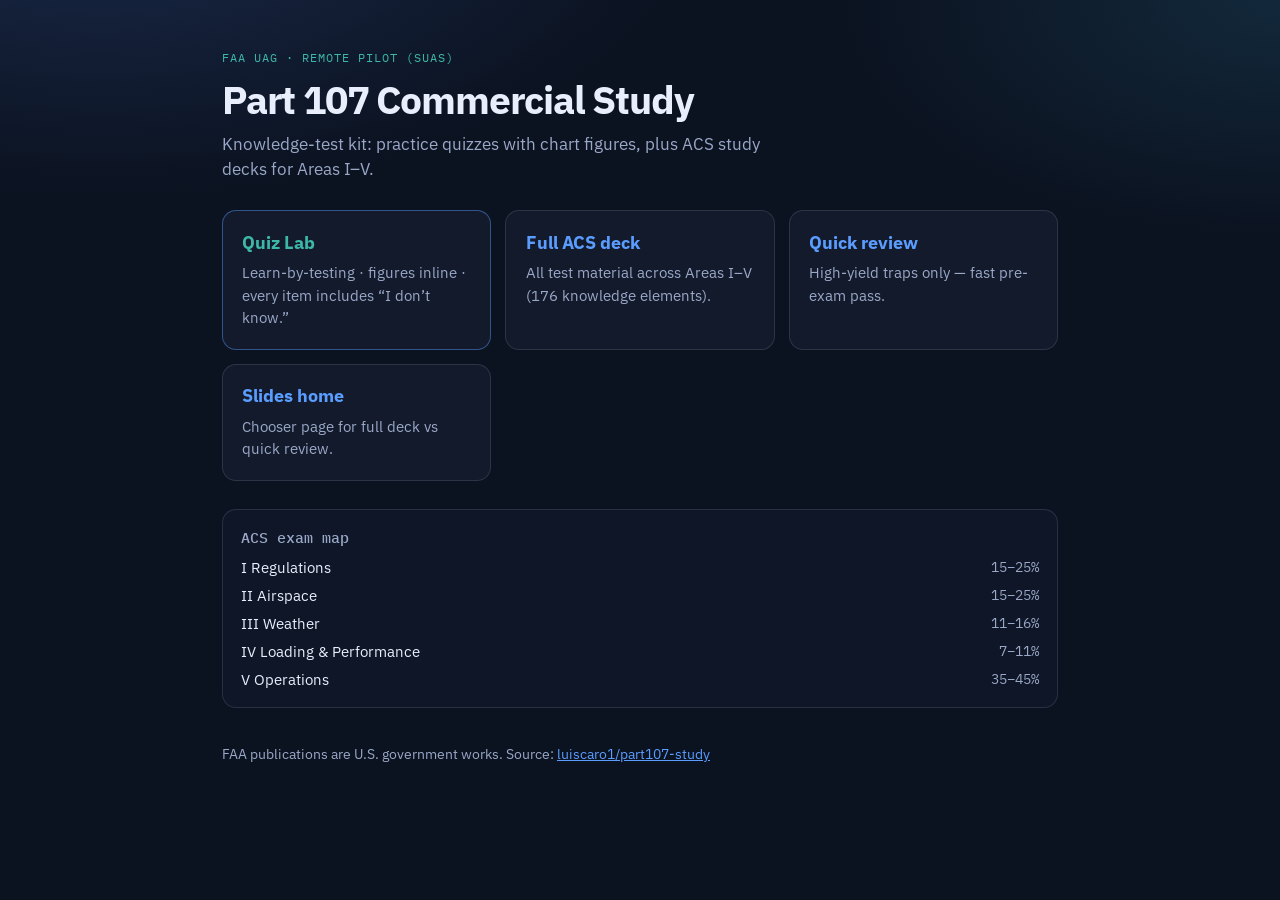
<file: index.html>
<!DOCTYPE html>
<html lang="en">
<head>
  <meta charset="utf-8" />
  <meta name="viewport" content="width=device-width, initial-scale=1" />
  <title>Part 107 Commercial Study</title>
  <meta name="description" content="Part 107 Remote Pilot (sUAS) knowledge-test study kit — quiz lab and ACS slides." />
  <link rel="preconnect" href="https://fonts.googleapis.com" />
  <link rel="preconnect" href="https://fonts.gstatic.com" crossorigin />
  <link href="https://fonts.googleapis.com/css2?family=IBM+Plex+Mono:wght@500;700&family=IBM+Plex+Sans:wght@400;600;700&display=swap" rel="stylesheet" />
  <style>
    :root {
      color-scheme: dark;
      --bg: #0b1220;
      --panel: #121a2b;
      --panel-2: #182235;
      --text: #e8eefc;
      --muted: #9aa8c7;
      --accent: #5b9cff;
      --teal: #3db8a8;
      --border: rgba(232, 238, 252, 0.12);
      --font: "IBM Plex Sans", "Segoe UI", system-ui, sans-serif;
      --mono: "IBM Plex Mono", ui-monospace, monospace;
    }
    * { box-sizing: border-box; }
    html, body { margin: 0; min-height: 100%; }
    body {
      font-family: var(--font);
      color: var(--text);
      line-height: 1.5;
      background:
        radial-gradient(1100px 560px at 8% -12%, #1a2a4a 0%, transparent 55%),
        radial-gradient(900px 480px at 100% 0%, #12283a 0%, transparent 50%),
        var(--bg);
    }
    .wrap {
      max-width: 880px;
      margin: 0 auto;
      padding: 48px 22px 72px;
    }
    .eyebrow {
      font-family: var(--mono);
      font-size: 0.78rem;
      letter-spacing: 0.08em;
      text-transform: uppercase;
      color: var(--teal);
      margin: 0 0 10px;
    }
    h1 {
      margin: 0 0 10px;
      font-size: clamp(1.8rem, 4vw, 2.45rem);
      letter-spacing: -0.03em;
      line-height: 1.15;
    }
    .lede {
      margin: 0 0 28px;
      color: var(--muted);
      max-width: 54ch;
      font-size: 1.05rem;
    }
    .grid {
      display: grid;
      gap: 14px;
      grid-template-columns: repeat(auto-fit, minmax(240px, 1fr));
    }
    a.card {
      display: block;
      text-decoration: none;
      color: inherit;
      background: var(--panel);
      border: 1px solid var(--border);
      border-radius: 14px;
      padding: 1.15rem 1.2rem 1.25rem;
      transition: border-color 0.15s ease, background 0.15s ease, transform 0.15s ease;
    }
    a.card:hover {
      border-color: rgba(61, 184, 168, 0.55);
      background: var(--panel-2);
      transform: translateY(-1px);
    }
    a.card.primary { border-color: rgba(91, 156, 255, 0.45); }
    a.card h2 {
      margin: 0 0 6px;
      font-size: 1.12rem;
      color: var(--accent);
    }
    a.card.primary h2 { color: var(--teal); }
    a.card p {
      margin: 0;
      color: var(--muted);
      font-size: 0.92rem;
    }
    .map {
      margin-top: 28px;
      padding: 1rem 1.15rem;
      border: 1px solid var(--border);
      border-radius: 14px;
      background: rgba(18, 26, 43, 0.65);
    }
    .map h3 {
      margin: 0 0 8px;
      font-size: 0.95rem;
      font-family: var(--mono);
      color: var(--muted);
      font-weight: 500;
    }
    .map ul {
      margin: 0;
      padding: 0;
      list-style: none;
      display: grid;
      gap: 6px;
    }
    .map li {
      display: flex;
      justify-content: space-between;
      gap: 12px;
      font-size: 0.92rem;
    }
    .map span { color: var(--muted); font-family: var(--mono); font-size: 0.85rem; }
    footer {
      margin-top: 36px;
      color: var(--muted);
      font-size: 0.85rem;
    }
    footer a { color: var(--accent); }
  </style>
</head>
<body>
  <main class="wrap">
    <p class="eyebrow">FAA UAG · Remote Pilot (sUAS)</p>
    <h1>Part 107 Commercial Study</h1>
    <p class="lede">
      Knowledge-test kit: practice quizzes with chart figures, plus ACS study decks for Areas I–V.
    </p>

    <div class="grid">
      <a class="card primary" href="quiz-app/">
        <h2>Quiz Lab</h2>
        <p>Learn-by-testing · figures inline · every item includes “I don’t know.”</p>
      </a>
      <a class="card" href="slides/part107-full.html">
        <h2>Full ACS deck</h2>
        <p>All test material across Areas I–V (176 knowledge elements).</p>
      </a>
      <a class="card" href="slides/quick.html">
        <h2>Quick review</h2>
        <p>High-yield traps only — fast pre-exam pass.</p>
      </a>
      <a class="card" href="slides/">
        <h2>Slides home</h2>
        <p>Chooser page for full deck vs quick review.</p>
      </a>
    </div>

    <section class="map" aria-label="Exam topic weights">
      <h3>ACS exam map</h3>
      <ul>
        <li>I Regulations <span>15–25%</span></li>
        <li>II Airspace <span>15–25%</span></li>
        <li>III Weather <span>11–16%</span></li>
        <li>IV Loading &amp; Performance <span>7–11%</span></li>
        <li>V Operations <span>35–45%</span></li>
      </ul>
    </section>

    <footer>
      FAA publications are U.S. government works.
      Source: <a href="https://github.com/luiscaro1/part107-study">luiscaro1/part107-study</a>
    </footer>
  </main>
</body>
</html>
</file>
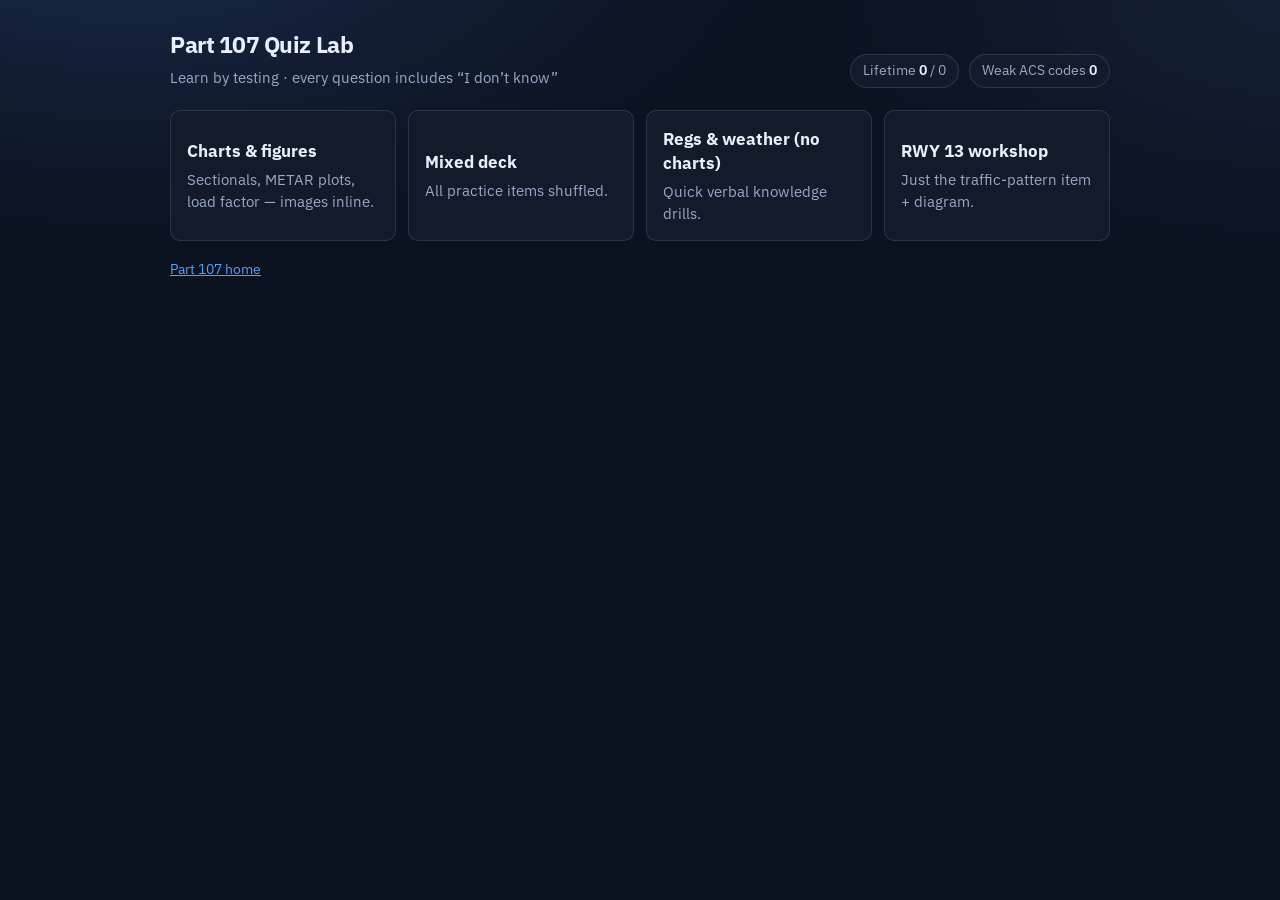
<file: quiz-app/index.html>
<!DOCTYPE html>
<html lang="en">
<head>
  <meta charset="utf-8" />
  <meta name="viewport" content="width=device-width, initial-scale=1" />
  <title>Part 107 Quiz Lab</title>
  <link rel="preconnect" href="https://fonts.googleapis.com" />
  <link rel="preconnect" href="https://fonts.gstatic.com" crossorigin />
  <link href="https://fonts.googleapis.com/css2?family=IBM+Plex+Mono:wght@500;700&family=IBM+Plex+Sans:wght@400;600;700&display=swap" rel="stylesheet" />
  <link rel="stylesheet" href="css/styles.css?v=2" />
</head>
<body>
  <div class="app" id="app"></div>
  <script src="js/questions.js?v=2"></script>
  <script src="js/app.js?v=2"></script>
</body>
</html>
</file>
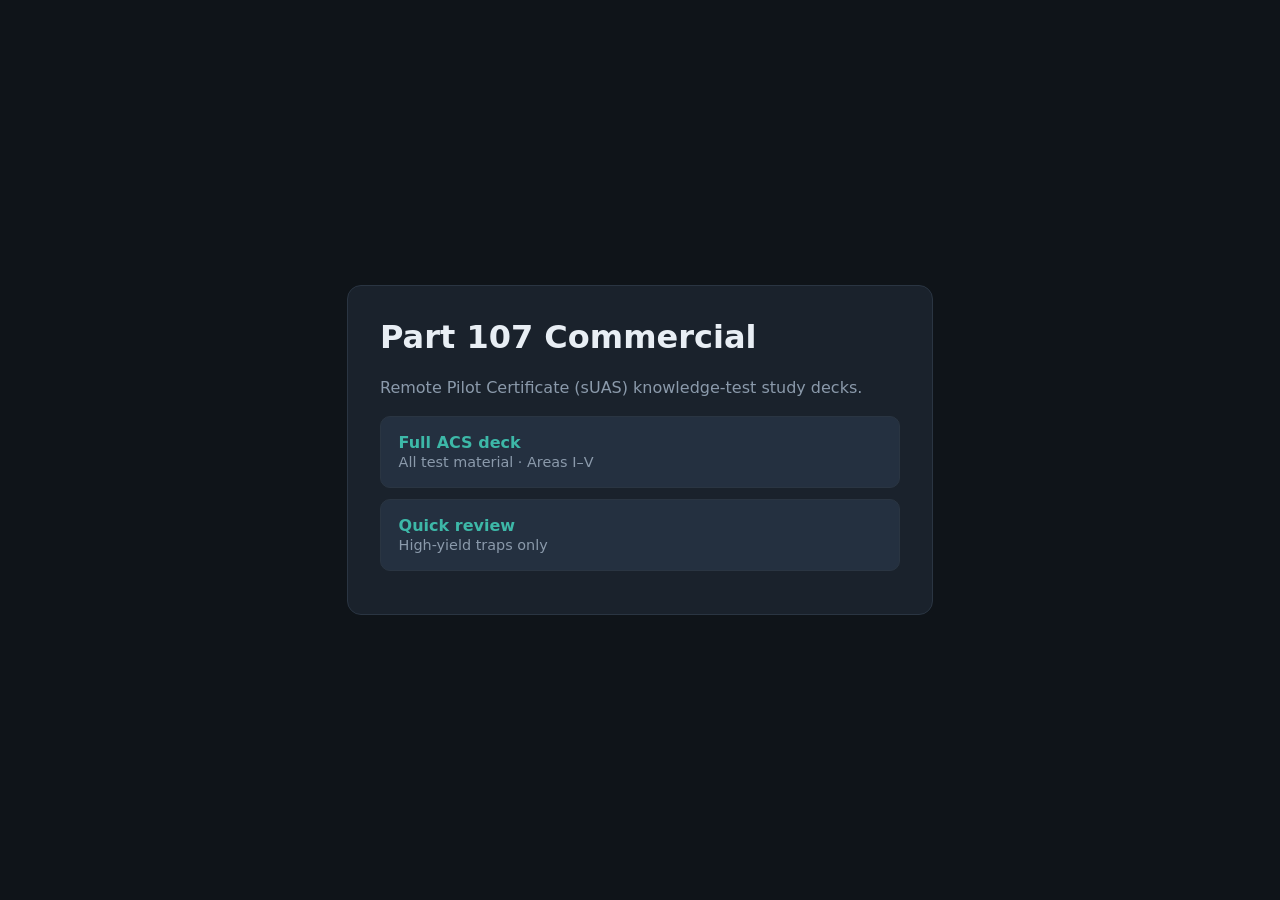
<file: slides/index.html>
<!DOCTYPE html>
<html lang="en"><head><meta charset="utf-8"/><meta name="viewport" content="width=device-width, initial-scale=1"/>
<title>Part 107 Study Slides</title>
<style>
 body{margin:0;min-height:100vh;display:grid;place-items:center;background:#0f1419;color:#e8eef4;font-family:system-ui,sans-serif}
 .box{width:min(520px,92vw);padding:2rem;border:1px solid #2a3542;border-radius:14px;background:#1a222c}
 a{display:block;margin:.7rem 0;padding:1rem 1.1rem;border-radius:10px;background:#243040;color:#3db8a8;text-decoration:none;border:1px solid #2a3542}
 a:hover{border-color:#3db8a8}
 p{color:#8b9aab;line-height:1.4}
 h1{margin-top:0}
</style></head><body><div class="box">
<h1>Part 107 Commercial</h1>
<p>Remote Pilot Certificate (sUAS) knowledge-test study decks.</p>
<a href="part107-full.html"><strong>Full ACS deck</strong><br/><span style="color:#8b9aab;font-size:.9rem">All test material · Areas I–V</span></a>
<a href="quick.html"><strong>Quick review</strong><br/><span style="color:#8b9aab;font-size:.9rem">High-yield traps only</span></a>
</div></body></html>
</file>
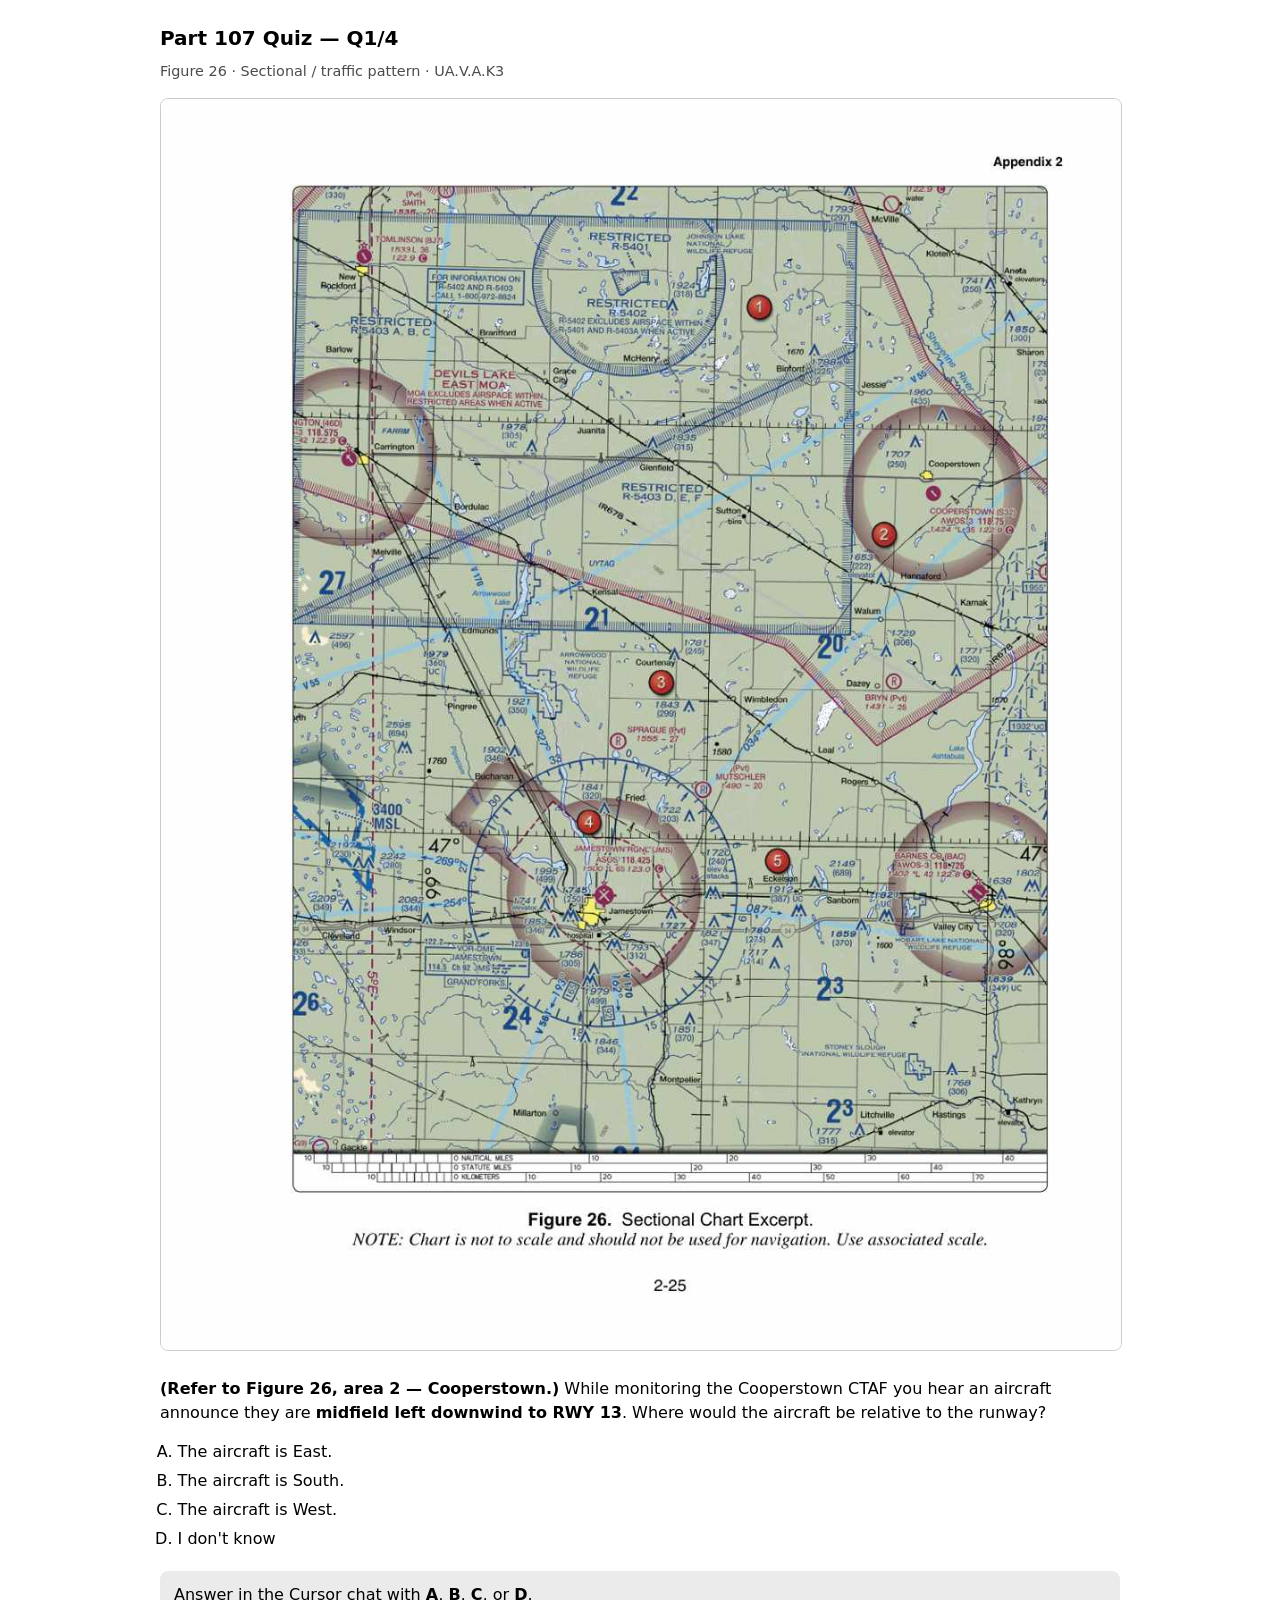
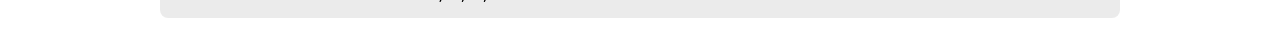
<file: quiz-viewer/q1.html>
<!DOCTYPE html>
<html lang="en">
<head>
  <meta charset="utf-8" />
  <meta name="viewport" content="width=device-width, initial-scale=1" />
  <title>Part 107 Quiz — Q1</title>
  <style>
    :root { color-scheme: dark light; }
    body { font-family: ui-sans-serif, system-ui, -apple-system, sans-serif; margin: 0; padding: 24px; max-width: 960px; margin-inline: auto; line-height: 1.45; }
    h1 { font-size: 1.25rem; margin: 0 0 8px; }
    .meta { opacity: 0.7; margin-bottom: 16px; font-size: 0.9rem; }
    img { width: 100%; height: auto; border-radius: 8px; border: 1px solid color-mix(in srgb, CanvasText 20%, transparent); }
    .q { margin-top: 20px; }
    .choices { margin: 12px 0 0; padding-left: 1.1rem; }
    .choices li { margin: 6px 0; }
    .hint { margin-top: 20px; padding: 12px 14px; border-radius: 8px; background: color-mix(in srgb, CanvasText 8%, transparent); }
  </style>
</head>
<body>
  <h1>Part 107 Quiz — Q1/4</h1>
  <div class="meta">Figure 26 · Sectional / traffic pattern · UA.V.A.K3</div>
  <img src="fig26.jpg" alt="FAA Figure 26 sectional chart" />
  <div class="q">
    <p><strong>(Refer to Figure 26, area 2 — Cooperstown.)</strong> While monitoring the Cooperstown CTAF you hear an aircraft announce they are <strong>midfield left downwind to RWY 13</strong>. Where would the aircraft be relative to the runway?</p>
    <ol class="choices" type="A">
      <li>The aircraft is East.</li>
      <li>The aircraft is South.</li>
      <li>The aircraft is West.</li>
      <li>I don't know</li>
    </ol>
  </div>
  <div class="hint">Answer in the Cursor chat with <strong>A</strong>, <strong>B</strong>, <strong>C</strong>, or <strong>D</strong>.</div>
</body>
</html>
</file>
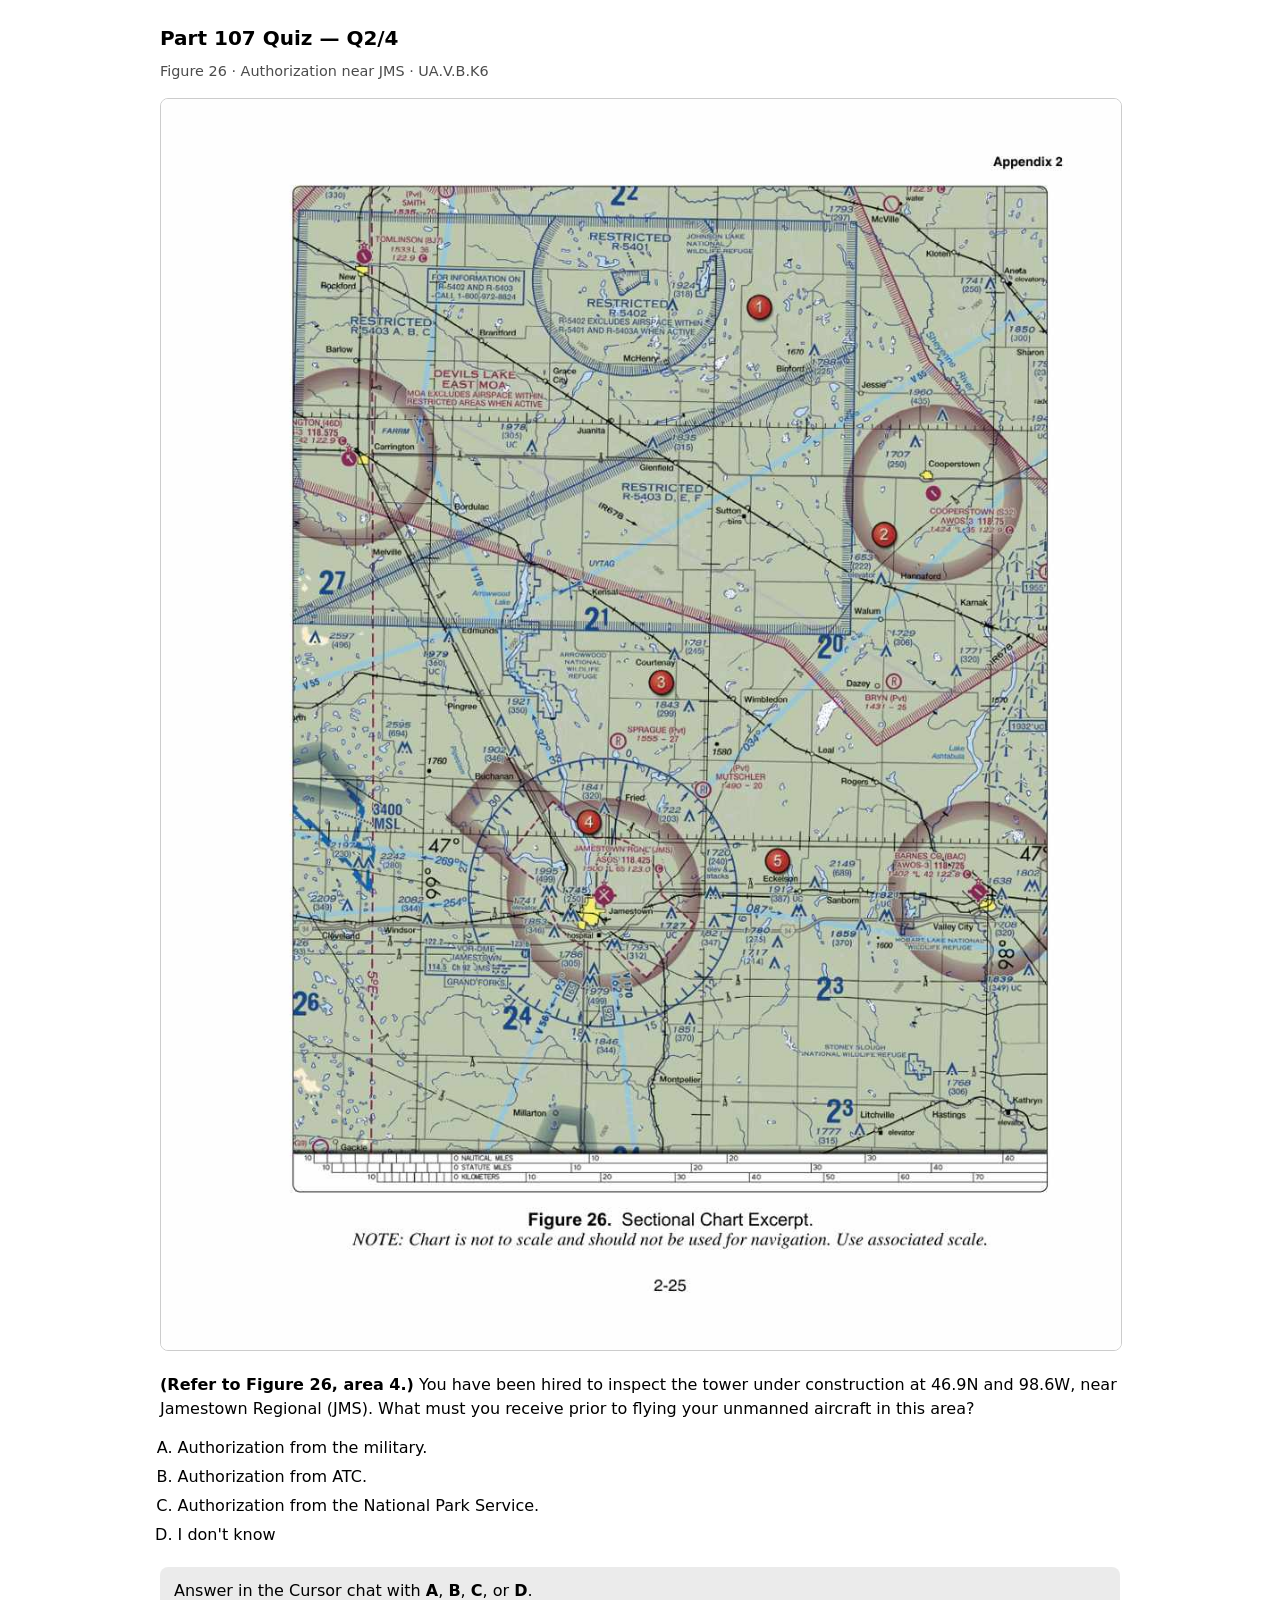
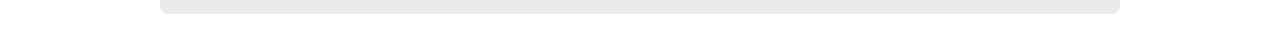
<file: quiz-viewer/q2.html>
<!DOCTYPE html>
<html lang="en">
<head>
  <meta charset="utf-8" />
  <meta name="viewport" content="width=device-width, initial-scale=1" />
  <title>Part 107 Quiz — Q2</title>
  <style>
    :root { color-scheme: dark light; }
    body { font-family: ui-sans-serif, system-ui, -apple-system, sans-serif; margin: 0; padding: 24px; max-width: 960px; margin-inline: auto; line-height: 1.45; }
    h1 { font-size: 1.25rem; margin: 0 0 8px; }
    .meta { opacity: 0.7; margin-bottom: 16px; font-size: 0.9rem; }
    img { width: 100%; height: auto; border-radius: 8px; border: 1px solid color-mix(in srgb, CanvasText 20%, transparent); }
    .choices { margin: 12px 0 0; padding-left: 1.1rem; }
    .choices li { margin: 6px 0; }
    .hint { margin-top: 20px; padding: 12px 14px; border-radius: 8px; background: color-mix(in srgb, CanvasText 8%, transparent); }
  </style>
</head>
<body>
  <h1>Part 107 Quiz — Q2/4</h1>
  <div class="meta">Figure 26 · Authorization near JMS · UA.V.B.K6</div>
  <img src="fig26.jpg" alt="FAA Figure 26 sectional chart" />
  <div>
    <p><strong>(Refer to Figure 26, area 4.)</strong> You have been hired to inspect the tower under construction at 46.9N and 98.6W, near Jamestown Regional (JMS). What must you receive prior to flying your unmanned aircraft in this area?</p>
    <ol class="choices" type="A">
      <li>Authorization from the military.</li>
      <li>Authorization from ATC.</li>
      <li>Authorization from the National Park Service.</li>
      <li>I don't know</li>
    </ol>
  </div>
  <div class="hint">Answer in the Cursor chat with <strong>A</strong>, <strong>B</strong>, <strong>C</strong>, or <strong>D</strong>.</div>
</body>
</html>
</file>
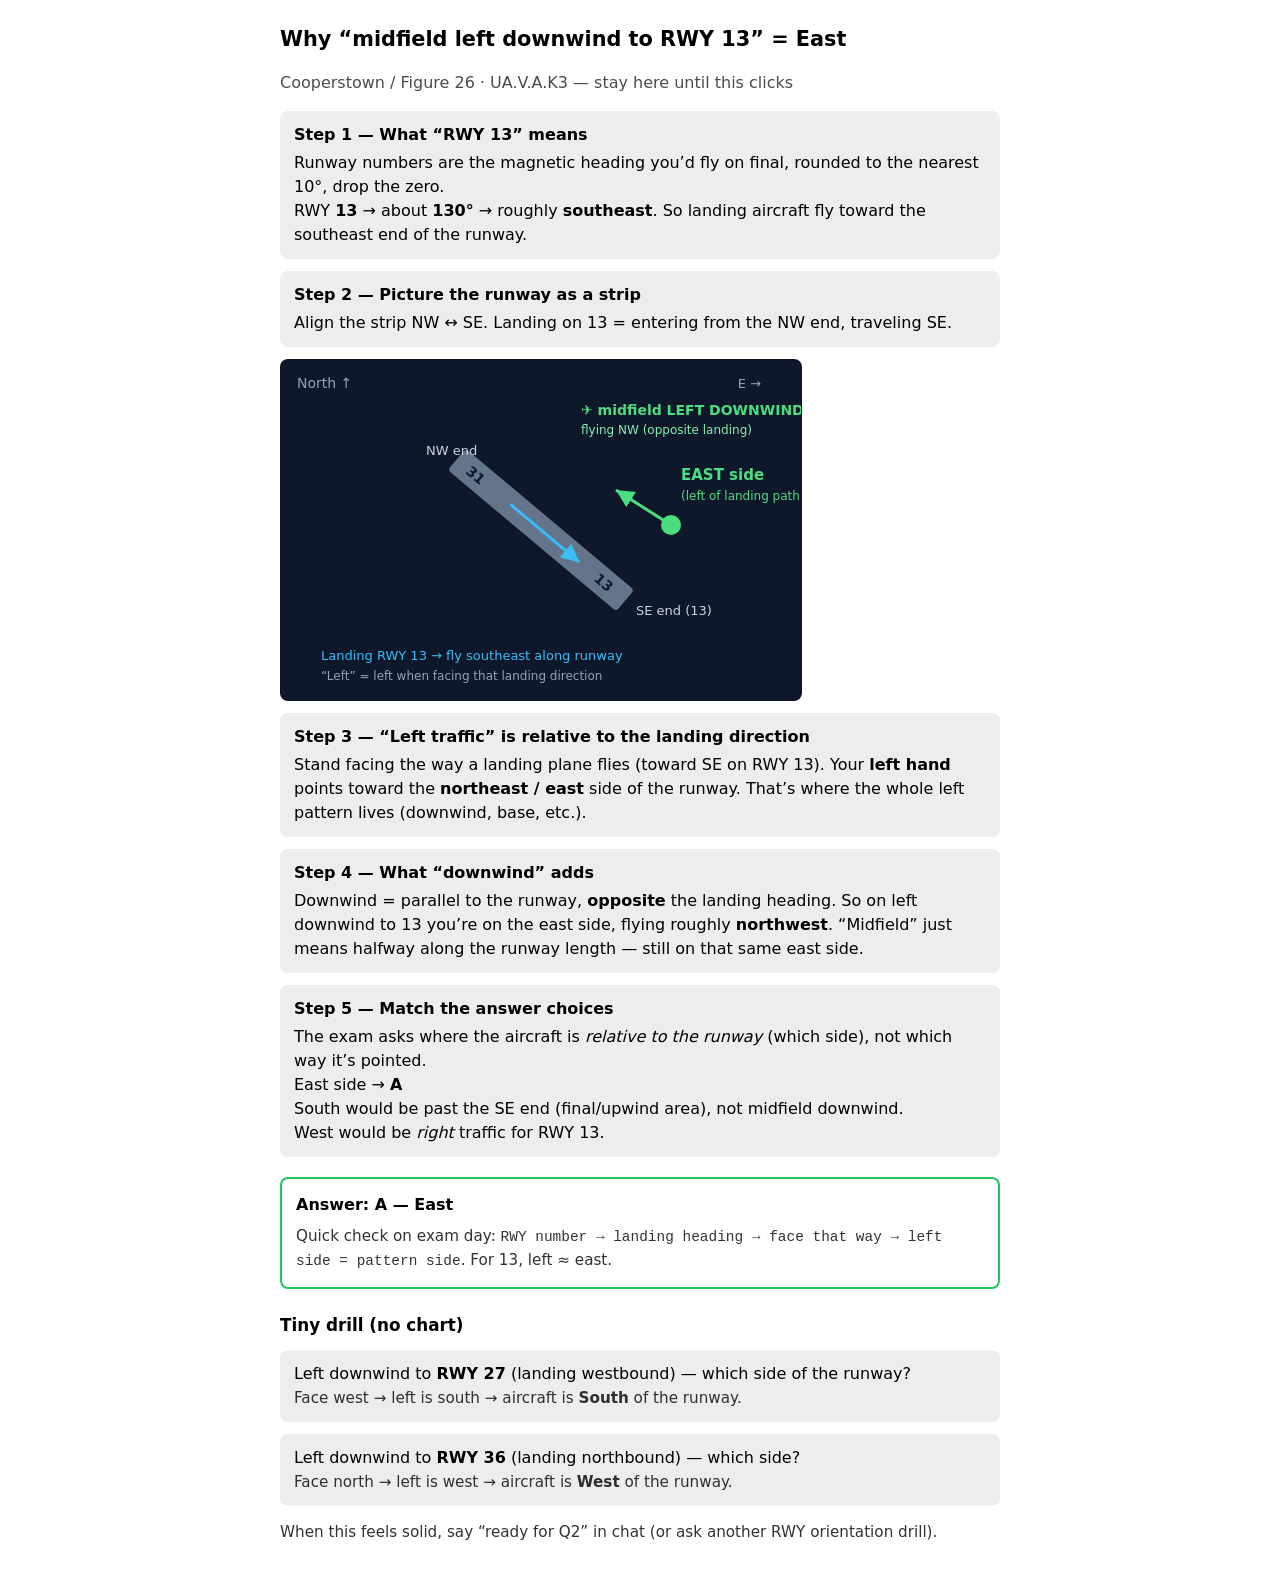
<file: quiz-viewer/rwy13-walkthrough.html>
<!DOCTYPE html>
<html lang="en">
<head>
  <meta charset="utf-8" />
  <meta name="viewport" content="width=device-width, initial-scale=1" />
  <title>RWY 13 left downwind — walkthrough</title>
  <style>
    :root { color-scheme: dark light; }
    body { font-family: ui-sans-serif, system-ui, -apple-system, sans-serif; margin: 0; padding: 24px; max-width: 720px; margin-inline: auto; line-height: 1.5; }
    h1 { font-size: 1.3rem; margin: 0 0 8px; }
    h2 { font-size: 1.05rem; margin: 24px 0 8px; }
    .meta { opacity: 0.7; margin-bottom: 16px; }
    .step { margin: 12px 0; padding: 12px 14px; border-radius: 8px; background: color-mix(in srgb, CanvasText 7%, transparent); }
    .step strong { display: block; margin-bottom: 4px; }
    svg { width: 100%; max-width: 520px; height: auto; display: block; margin: 12px 0; border-radius: 8px; border: 1px solid color-mix(in srgb, CanvasText 18%, transparent); background: #0f172a; }
    .answer { margin-top: 20px; padding: 14px; border-radius: 8px; border: 2px solid #22c55e; }
    .hint { opacity: 0.8; font-size: 0.95rem; }
    code { font-size: 0.95em; }
  </style>
</head>
<body>
  <h1>Why “midfield left downwind to RWY 13” = East</h1>
  <p class="meta">Cooperstown / Figure 26 · UA.V.A.K3 — stay here until this clicks</p>

  <div class="step">
    <strong>Step 1 — What “RWY 13” means</strong>
    Runway numbers are the magnetic heading you’d fly on final, rounded to the nearest 10°, drop the zero.
    <br/>RWY <b>13</b> → about <b>130°</b> → roughly <b>southeast</b>.
    So landing aircraft fly toward the southeast end of the runway.
  </div>

  <div class="step">
    <strong>Step 2 — Picture the runway as a strip</strong>
    Align the strip NW ↔ SE. Landing on 13 = entering from the NW end, traveling SE.
  </div>

<svg viewBox="0 0 520 340" xmlns="http://www.w3.org/2000/svg" role="img" aria-label="Traffic pattern diagram for runway 13 left traffic">
  <text x="16" y="28" fill="#94a3b8" font-size="14">North ↑</text>
  <!-- compass -->
  <text x="480" y="28" fill="#94a3b8" font-size="13" text-anchor="end">E →</text>

  <!-- runway NW-SE -->
  <g transform="translate(260,170) rotate(40)">
    <rect x="-110" y="-14" width="220" height="28" rx="4" fill="#64748b"/>
    <text x="-95" y="5" fill="#0f172a" font-size="14" font-weight="700">31</text>
    <text x="72" y="5" fill="#0f172a" font-size="14" font-weight="700">13</text>
    <!-- landing arrow on runway toward 13 -->
    <path d="M -40 0 L 50 0" stroke="#38bdf8" stroke-width="3" marker-end="url(#arrow)"/>
  </g>

  <defs>
    <marker id="arrow" markerWidth="8" markerHeight="8" refX="6" refY="3" orient="auto">
      <path d="M0,0 L6,3 L0,6 Z" fill="#38bdf8"/>
    </marker>
    <marker id="arrowG" markerWidth="8" markerHeight="8" refX="6" refY="3" orient="auto">
      <path d="M0,0 L6,3 L0,6 Z" fill="#4ade80"/>
    </marker>
  </defs>

  <!-- labels for runway ends -->
  <text x="145" y="95" fill="#cbd5e1" font-size="13">NW end</text>
  <text x="355" y="255" fill="#cbd5e1" font-size="13">SE end (13)</text>

  <!-- left = when facing landing direction (SE), left is NE/East side -->
  <text x="400" y="120" fill="#4ade80" font-size="15" font-weight="700">EAST side</text>
  <text x="400" y="140" fill="#4ade80" font-size="12">(left of landing path)</text>

  <!-- plane on downwind east of field, flying NW -->
  <g transform="translate(390,165)">
    <circle r="10" fill="#4ade80"/>
    <path d="M 0 0 L -55 -35" stroke="#4ade80" stroke-width="3" marker-end="url(#arrowG)"/>
  </g>
  <text x="300" y="55" fill="#4ade80" font-size="14" font-weight="700">✈ midfield LEFT DOWNWIND</text>
  <text x="300" y="74" fill="#86efac" font-size="12">flying NW (opposite landing)</text>

  <!-- landing direction note -->
  <text x="40" y="300" fill="#38bdf8" font-size="13">Landing RWY 13 → fly southeast along runway</text>
  <text x="40" y="320" fill="#94a3b8" font-size="12">“Left” = left when facing that landing direction</text>
</svg>

  <div class="step">
    <strong>Step 3 — “Left traffic” is relative to the landing direction</strong>
    Stand facing the way a landing plane flies (toward SE on RWY 13).
    Your <b>left hand</b> points toward the <b>northeast / east</b> side of the runway.
    That’s where the whole left pattern lives (downwind, base, etc.).
  </div>

  <div class="step">
    <strong>Step 4 — What “downwind” adds</strong>
    Downwind = parallel to the runway, <b>opposite</b> the landing heading.
    So on left downwind to 13 you’re on the east side, flying roughly <b>northwest</b>.
    “Midfield” just means halfway along the runway length — still on that same east side.
  </div>

  <div class="step">
    <strong>Step 5 — Match the answer choices</strong>
    The exam asks where the aircraft is <em>relative to the runway</em> (which side), not which way it’s pointed.
    <br/>East side → <b>A</b>
    <br/>South would be past the SE end (final/upwind area), not midfield downwind.
    <br/>West would be <em>right</em> traffic for RWY 13.
  </div>

  <div class="answer">
    <strong>Answer: A — East</strong>
    <p class="hint" style="margin:8px 0 0">Quick check on exam day: <code>RWY number → landing heading → face that way → left side = pattern side</code>. For 13, left ≈ east.</p>
  </div>

  <h2>Tiny drill (no chart)</h2>
  <div class="step">
    Left downwind to <b>RWY 27</b> (landing westbound) — which side of the runway?
    <br/><span class="hint">Face west → left is south → aircraft is <b>South</b> of the runway.</span>
  </div>
  <div class="step">
    Left downwind to <b>RWY 36</b> (landing northbound) — which side?
    <br/><span class="hint">Face north → left is west → aircraft is <b>West</b> of the runway.</span>
  </div>

  <p class="hint">When this feels solid, say “ready for Q2” in chat (or ask another RWY orientation drill).</p>
</body>
</html>
</file>
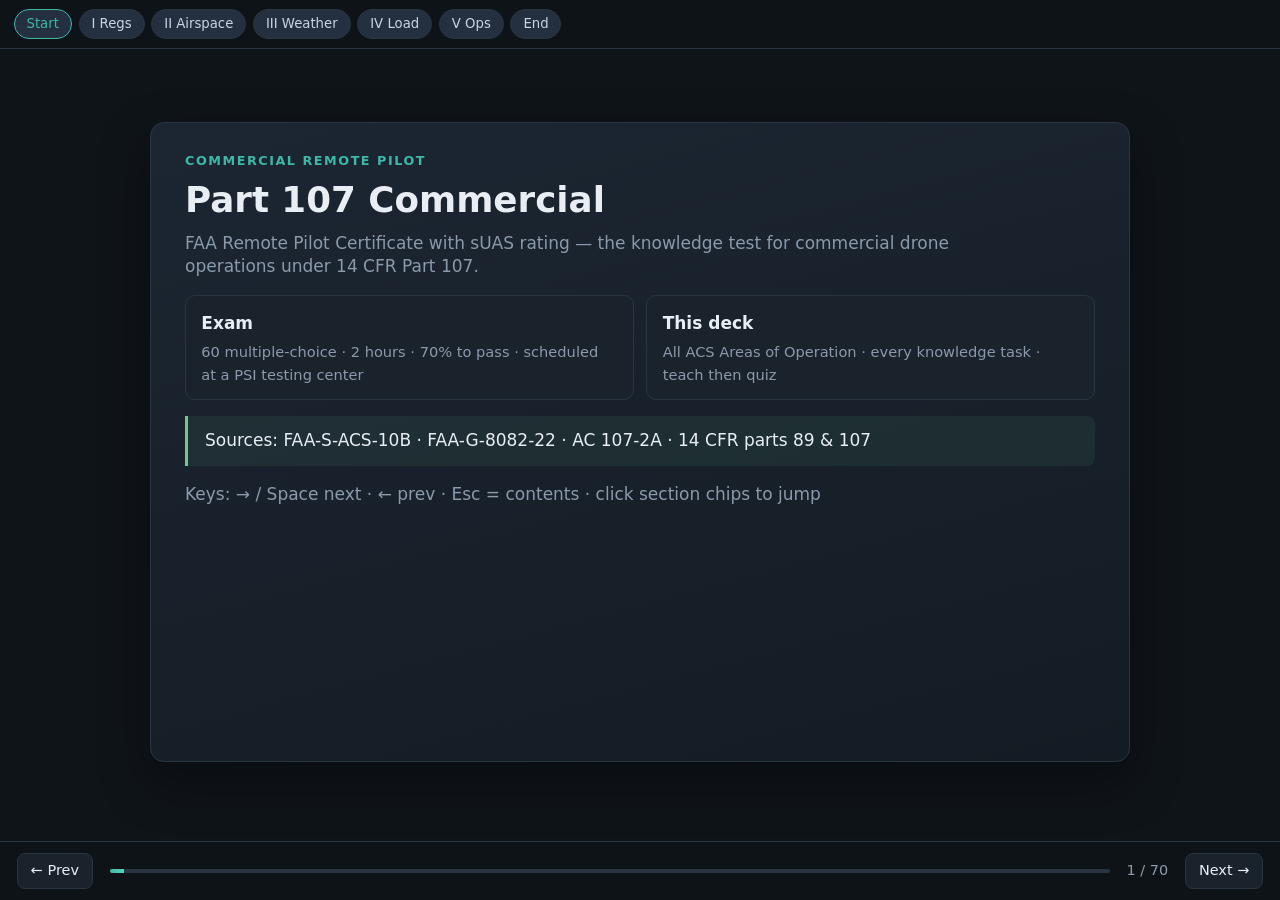
<file: slides/part107-full.html>
<!DOCTYPE html>
<html lang="en">
<head>
<meta charset="utf-8"/>
<meta name="viewport" content="width=device-width, initial-scale=1"/>
<title>Part 107 Commercial — Full ACS Study Deck</title>
<style>
:root{--bg:#0f1419;--panel:#1a222c;--ink:#e8eef4;--muted:#8b9aab;--accent:#3db8a8;--warn:#e8a04b;--ok:#6bcb8b;--line:#2a3542;--chip:#243040}
*{box-sizing:border-box}html,body{margin:0;height:100%;background:var(--bg);color:var(--ink);font-family:"IBM Plex Sans","Segoe UI",system-ui,sans-serif;font-size:17px;line-height:1.35}
.top{position:fixed;top:0;left:0;right:0;z-index:5;display:flex;gap:.4rem;flex-wrap:wrap;padding:.55rem .8rem;background:rgba(15,20,25,.94);border-bottom:1px solid var(--line)}
.top button{background:var(--chip);color:#c9d5e2;border:1px solid var(--line);border-radius:999px;padding:.28rem .7rem;font:inherit;font-size:.78rem;cursor:pointer}
.top button:hover,.top button.on{border-color:var(--accent);color:var(--accent)}
.deck{height:100%;display:grid;place-items:center;padding:3.6rem 1.1rem 4.5rem}
.slide{display:none;width:min(980px,100%);min-height:min(640px,calc(100vh - 8rem));background:linear-gradient(165deg,#1c2632,#141b23);border:1px solid var(--line);border-radius:14px;padding:1.7rem 2rem;box-shadow:0 20px 50px rgba(0,0,0,.35)}
.slide.active{display:block}
.kicker{color:var(--accent);font-size:.75rem;letter-spacing:.12em;text-transform:uppercase;font-weight:600;margin:0 0 .55rem}
h1{font-size:clamp(1.45rem,2.8vw,2.1rem);margin:0 0 .7rem;line-height:1.15}
.lead{color:var(--muted);margin:0 0 1rem;max-width:46rem}
ul,ol{margin:.35rem 0 0;padding-left:1.15rem}li{margin:.38rem 0;color:#d5dee8}
.grid{display:grid;gap:.75rem;margin-top:.7rem}.grid.two{grid-template-columns:repeat(2,minmax(0,1fr))}.grid.three{grid-template-columns:repeat(3,minmax(0,1fr))}
.card{background:var(--panel);border:1px solid var(--line);border-radius:10px;padding:.8rem .9rem}
.card strong{display:block;margin:.15rem 0 .3rem}.card .meta{color:var(--muted);font-size:.86rem}
.kcard .acs{font-family:ui-monospace,monospace;font-size:.72rem;color:var(--accent);letter-spacing:.04em}
.trap,.ok-note{margin-top:.9rem;padding:.8rem 1rem;border-radius:0 8px 8px 0}
.trap{border-left:3px solid var(--warn);background:rgba(232,160,75,.08)}.trap b{color:var(--warn)}
.ok-note{border-left:3px solid var(--ok);background:rgba(107,203,139,.08)}
table{width:100%;border-collapse:collapse;margin-top:.55rem;font-size:.92rem}
th,td{text-align:left;padding:.5rem .55rem;border-bottom:1px solid var(--line);vertical-align:top}
th{color:var(--muted);font-size:.75rem;text-transform:uppercase;letter-spacing:.04em}
.num{color:var(--accent);font-weight:700;font-variant-numeric:tabular-nums}
.chips{display:flex;flex-wrap:wrap;gap:.4rem;margin-top:.7rem}
.chip{background:var(--chip);border:1px solid var(--line);border-radius:999px;padding:.25rem .65rem;font-size:.8rem;color:#c9d5e2}
.chip.hot{border-color:var(--warn);color:var(--warn)}
.bar{position:fixed;left:0;right:0;bottom:0;display:flex;align-items:center;gap:1rem;padding:.65rem 1rem;background:rgba(15,20,25,.94);border-top:1px solid var(--line);font-size:.85rem;color:var(--muted)}
.bar button{background:var(--panel);color:var(--ink);border:1px solid var(--line);border-radius:8px;padding:.42rem .75rem;cursor:pointer;font:inherit}
.bar button:hover{border-color:var(--accent);color:var(--accent)}
.progress{flex:1;height:4px;background:var(--line);border-radius:99px;overflow:hidden}.progress>i{display:block;height:100%;background:linear-gradient(90deg,var(--accent),#5fd0c0);width:0}
code,.mono{font-family:ui-monospace,monospace}
code{font-size:.88em;background:#243040;padding:.1rem .35rem;border-radius:4px}
.outline-btn{cursor:pointer;text-align:left;color:inherit;font:inherit;width:100%;background:var(--panel);border:1px solid var(--line);border-radius:10px;padding:.75rem .85rem}
.outline-btn:hover{border-color:var(--accent)}
@media(max-width:760px){.grid.two,.grid.three{grid-template-columns:1fr}.slide{padding:1.2rem;min-height:auto}body{font-size:15px}}
</style>
</head>
<body>
<nav class="top" id="secnav"><button type="button" data-jump="Start">Start</button><button type="button" data-jump="I">I Regs</button><button type="button" data-jump="II">II Airspace</button><button type="button" data-jump="III">III Weather</button><button type="button" data-jump="IV">IV Load</button><button type="button" data-jump="V">V Ops</button><button type="button" data-jump="End">End</button></nav>
<div class="deck">
<section class="slide active" data-title="Part 107 Commercial" data-section="Start">
  <p class="kicker">Commercial Remote Pilot</p>
  <h1>Part 107 Commercial</h1>
  
<p class="lead">FAA Remote Pilot Certificate with sUAS rating — the knowledge test for commercial drone operations under 14 CFR Part 107.</p>
<div class="grid two">
  <div class="card"><strong>Exam</strong><span class="meta">60 multiple-choice · 2 hours · 70% to pass · scheduled at a PSI testing center</span></div>
  <div class="card"><strong>This deck</strong><span class="meta">All ACS Areas of Operation · every knowledge task · teach then quiz</span></div>
</div>
<div class="ok-note">Sources: FAA-S-ACS-10B · FAA-G-8082-22 · AC 107-2A · 14 CFR parts 89 &amp; 107</div>
<p class="lead" style="margin-top:1rem;margin-bottom:0">Keys: → / Space next · ← prev · Esc = contents · click section chips to jump</p>

</section><section class="slide" data-title="How to use" data-section="Start">
  <p class="kicker">Start</p>
  <h1>How to use</h1>
  
<ol>
  <li>Work one ACS section at a time (Regulations → Airspace → Weather → Loading → Operations).</li>
  <li>After each section, drill that topic in your quiz app.</li>
  <li>Misses → return to the ACS code slide (codes shown on each card).</li>
  <li>Finish with a mixed timed mock (20–30 Q) before scheduling the real test.</li>
</ol>
<div class="trap"><b>Commercial note:</b> Part 107 is what lets you fly sUAS for hire/compensation. Registration + Remote ID + airspace auth still apply on every job.</div>
<div class="card" style="margin-top:1rem"><strong>Quiz app</strong><span class="meta"><code>quiz-app/</code> · run <code>./start.sh</code> locally</span></div>

</section><section class="slide" data-title="Exam map" data-section="Start">
  <p class="kicker">Start</p>
  <h1>Exam map</h1>
  
<table>
  <thead><tr><th>ACS Area</th><th>Weight</th><th>Tasks</th></tr></thead>
  <tbody>
    <tr><td>I Regulations</td><td class="num">15–25%</td><td>General, Operating Rules, Certification, Waivers, Over People, Remote ID</td></tr>
    <tr><td>II Airspace</td><td class="num">15–25%</td><td>Classification + operating requirements / charts</td></tr>
    <tr><td>III Weather</td><td class="num">11–16%</td><td>METAR/TAF/ASOS + performance effects</td></tr>
    <tr><td>IV Loading &amp; Performance</td><td class="num">7–11%</td><td>Weight, CG, performance data</td></tr>
    <tr><td>V Operations</td><td class="num">35–45%</td><td>Radio, airports, emergencies, ADM, physiology, maintenance</td></tr>
  </tbody>
</table>
<div class="chips"><span class="chip hot">Memorize cold: 400 AGL · 3 SM · 87 kt · 500/2000 clouds · 0.04% · 10 days · $500 · &lt;55 lb · 24 mo recurrent</span></div>

</section><section class="slide" data-title="Hard numbers" data-section="Start">
  <p class="kicker">Start</p>
  <h1>Hard numbers</h1>
  
<div class="grid three">
  <div class="card"><strong class="num">&lt; 55 lb</strong><span class="meta">Max sUAS weight incl. payload</span></div>
  <div class="card"><strong class="num">87 kt</strong><span class="meta">Max groundspeed (100 mph)</span></div>
  <div class="card"><strong class="num">400 ft AGL</strong><span class="meta">Max altitude (or within 400 ft of structure)</span></div>
  <div class="card"><strong class="num">3 SM</strong><span class="meta">Min visibility from control station</span></div>
  <div class="card"><strong class="num">500 / 2,000</strong><span class="meta">ft below / horizontal from clouds</span></div>
  <div class="card"><strong class="num">0.04%</strong><span class="meta">Max BAC</span></div>
  <div class="card"><strong class="num">10 days</strong><span class="meta">Accident report to FAA</span></div>
  <div class="card"><strong class="num">$500</strong><span class="meta">Property damage threshold</span></div>
  <div class="card"><strong class="num">16 / 24</strong><span class="meta">Min age · recurrent months</span></div>
</div>

</section><section class="slide" data-title="Area I" data-section="I">
  <p class="kicker">Area of Operation I</p>
  <h1>Area I</h1>
  
      <p class="lead">Regulations · exam weight 15–25%</p>
      <div class="grid two">
        <div class="card"><strong>I.A</strong><span class="meta">General · 8 knowledge elements</span></div><div class="card"><strong>I.B</strong><span class="meta">Operating Rules · 36 knowledge elements</span></div><div class="card"><strong>I.C</strong><span class="meta">Remote Pilot Certification · 4 knowledge elements</span></div><div class="card"><strong>I.D</strong><span class="meta">Waivers · 1 knowledge elements</span></div><div class="card"><strong>I.E</strong><span class="meta">Operations Over People · 21 knowledge elements</span></div><div class="card"><strong>I.F</strong><span class="meta">Remote Identification · 7 knowledge elements</span></div>
      </div>
    
</section><section class="slide" data-title="I.A · 1/2" data-section="I">
  <p class="kicker">UA.I.A · General</p>
  <h1>I.A · 1/2</h1>
  
              <p class="lead">Task I.A — General</p>
              <div class="grid two">
                <div class="card kcard">
                  <div class="acs">UA.I.A.K1</div>
                  <strong>Applicability of 14 CFR part 107 to small unmanned aircraft operations.</strong>
                  <span class="meta">Part 107 covers civil small UAS (&lt;55 lb) in the NAS. Hobby/recreational has different rules (49 USC 44809). Public aircraft ops may use other authorities.</span>
                </div>
                <div class="card kcard">
                  <div class="acs">UA.I.A.K2</div>
                  <strong>Definitions used in 14 CFR part 107.</strong>
                  <span class="meta">Know: small UA, sUAS, remote PIC, person manipulating controls, visual observer, control station, uninvolved person, open-air assembly.</span>
                </div>
                <div class="card kcard">
                  <div class="acs">UA.I.A.K3</div>
                  <strong>The ramifications of falsification, reproduction, or alteration of a certificate, rating, authorization, record, or report.</strong>
                  <span class="meta">Falsifying/reproducing/altering certificates, ratings, authorizations, records, or reports can mean denial, suspension, revocation, and civil/criminal penalties.</span>
                </div>
                <div class="card kcard">
                  <div class="acs">UA.I.A.K4</div>
                  <strong>Accident reporting.</strong>
                  <span class="meta">Report to FAA within 10 calendar days if: serious injury / loss of consciousness, OR property damage (other than the UA) with repair cost or fair market value ≥ $500.</span>
                </div></div>
            
</section><section class="slide" data-title="I.A · 2/2" data-section="I">
  <p class="kicker">UA.I.A · General</p>
  <h1>I.A · 2/2</h1>
  
              <p class="lead">Task I.A — General</p>
              <div class="grid two">
                <div class="card kcard">
                  <div class="acs">UA.I.A.K5</div>
                  <strong>Inspection, testing, and demonstration of compliance.</strong>
                  <span class="meta">You must allow FAA inspection/testing and demonstrate compliance when requested. Keep required docs available: certificate, ID, registration, waiver if any.</span>
                </div>
                <div class="card kcard">
                  <div class="acs">UA.I.A.K6</div>
                  <strong>Multiple category sUAS.</strong>
                  <span class="meta">An aircraft may be eligible in more than one over-people category if it meets each category’s requirements.</span>
                </div>
                <div class="card kcard">
                  <div class="acs">UA.I.A.K7</div>
                  <strong>Record retention.</strong>
                  <span class="meta">Retain required records (e.g., Category 4 maintenance records) for the periods in the regs — typically at least 3 years where specified for Cat 4.</span>
                </div>
                <div class="card kcard">
                  <div class="acs">UA.I.A.K8</div>
                  <strong>Previously manufactured sUAS.</strong>
                  <span class="meta">Previously manufactured aircraft may have paths into over-people categories via Declaration of Compliance / Means of Compliance rules.</span>
                </div></div>
            
</section><section class="slide" data-title="I.B · 1/9" data-section="I">
  <p class="kicker">UA.I.B · Operating Rules</p>
  <h1>I.B · 1/9</h1>
  
              <p class="lead">Task I.B — Operating Rules</p>
              <div class="grid two">
                <div class="card kcard">
                  <div class="acs">UA.I.B.K1</div>
                  <strong>Registration requirements for sUAS.</strong>
                  <span class="meta">Register at faadronezone.faa.gov. Mark registration number on the aircraft. Foreign civil aircraft have different marking/registration rules.</span>
                </div>
                <div class="card kcard">
                  <div class="acs">UA.I.B.K2</div>
                  <strong>Requirement for the sUAS to be in a condition for safe operation.</strong>
                  <span class="meta">No flight unless aircraft is in a condition for safe operation. Preflight inspection required every flight.</span>
                </div>
                <div class="card kcard">
                  <div class="acs">UA.I.B.K3</div>
                  <strong>Medical condition(s) that would interfere with safe operation of an sUAS.</strong>
                  <span class="meta">No medical certificate required — but you may not fly (or act as VO) if a physical/mental condition makes safe ops unsafe.</span>
                </div>
                <div class="card kcard">
                  <div class="acs">UA.I.B.K4</div>
                  <strong>Responsibility and authority of the remote PIC.</strong>
                  <span class="meta">Remote PIC is directly responsible for and is the final authority on the operation.</span>
                </div></div>
            
</section><section class="slide" data-title="I.B · 2/9" data-section="I">
  <p class="kicker">UA.I.B · Operating Rules</p>
  <h1>I.B · 2/9</h1>
  
              <p class="lead">Task I.B — Operating Rules</p>
              <div class="grid two">
                <div class="card kcard">
                  <div class="acs">UA.I.B.K4a</div>
                  <strong>a. Allowing a person other than the remote PIC to manipulate the flight controls</strong>
                  <span class="meta">Someone else may manipulate controls if the remote PIC can immediately take direct control and remains responsible.</span>
                </div>
                <div class="card kcard">
                  <div class="acs">UA.I.B.K5</div>
                  <strong>Regulatory deviation and reporting requirements for in-flight emergencies.</strong>
                  <span class="meta">In an in-flight emergency, remote PIC may deviate from Part 107 as required. If ATC asks, send a written report.</span>
                </div>
                <div class="card kcard">
                  <div class="acs">UA.I.B.K6</div>
                  <strong>Hazardous operations.</strong>
                  <span class="meta">No careless or reckless operation. No operation that endangers life or property.</span>
                </div>
                <div class="card kcard">
                  <div class="acs">UA.I.B.K6a</div>
                  <strong>a. Careless or reckless</strong>
                  <span class="meta">Careless/reckless = endangering the life or property of another.</span>
                </div></div>
            
</section><section class="slide" data-title="I.B · 3/9" data-section="I">
  <p class="kicker">UA.I.B · Operating Rules</p>
  <h1>I.B · 3/9</h1>
  
              <p class="lead">Task I.B — Operating Rules</p>
              <div class="grid two">
                <div class="card kcard">
                  <div class="acs">UA.I.B.K6b</div>
                  <strong>b. Dropping an object</strong>
                  <span class="meta">May drop objects only if it does not create a hazard to persons or property.</span>
                </div>
                <div class="card kcard">
                  <div class="acs">UA.I.B.K7</div>
                  <strong>Operating from a moving aircraft or moving land- or water-borne vehicle.</strong>
                  <span class="meta">From a moving land/water vehicle: only over sparsely populated areas. Never from a moving aircraft. No property carriage for hire from a moving vehicle.</span>
                </div>
                <div class="card kcard">
                  <div class="acs">UA.I.B.K8</div>
                  <strong>Alcohol or drugs and the provisions on prohibition of use.</strong>
                  <span class="meta">No alcohol while on duty or within 8 hours of duty; BAC &lt; 0.04%. No drugs that affect safety. Refusal of testing has certificate consequences.</span>
                </div>
                <div class="card kcard">
                  <div class="acs">UA.I.B.K9</div>
                  <strong>Daylight operations.</strong>
                  <span class="meta">Daylight ops allowed. Civil twilight and night allowed with anti-collision lighting visible ≥ 3 SM (intensity may be reduced for safety).</span>
                </div></div>
            
</section><section class="slide" data-title="I.B · 4/9" data-section="I">
  <p class="kicker">UA.I.B · Operating Rules</p>
  <h1>I.B · 4/9</h1>
  
              <p class="lead">Task I.B — Operating Rules</p>
              <div class="grid two">
                <div class="card kcard">
                  <div class="acs">UA.I.B.K10</div>
                  <strong>Visual line of sight (VLOS) aircraft operations.</strong>
                  <span class="meta">VLOS with unaided vision (corrective lenses OK). Brief interruptions OK (e.g., glance at controller) if VLOS regained promptly. FPV alone ≠ VLOS.</span>
                </div>
                <div class="card kcard">
                  <div class="acs">UA.I.B.K11</div>
                  <strong>Requirements when a visual observer is used.</strong>
                  <span class="meta">If using a VO: VO must maintain constant visual contact and communicate effectively with remote PIC. Remote PIC still responsible.</span>
                </div>
                <div class="card kcard">
                  <div class="acs">UA.I.B.K12</div>
                  <strong>Prohibition of operating multiple sUAS.</strong>
                  <span class="meta">One remote PIC → one sUAS at a time (unless waived).</span>
                </div>
                <div class="card kcard">
                  <div class="acs">UA.I.B.K13</div>
                  <strong>Prohibition of carrying hazardous material.</strong>
                  <span class="meta">No carrying hazardous material as defined in 49 CFR.</span>
                </div></div>
            
</section><section class="slide" data-title="I.B · 5/9" data-section="I">
  <p class="kicker">UA.I.B · Operating Rules</p>
  <h1>I.B · 5/9</h1>
  
              <p class="lead">Task I.B — Operating Rules</p>
              <div class="grid two">
                <div class="card kcard">
                  <div class="acs">UA.I.B.K14</div>
                  <strong>Staying safely away from other aircraft and right-of-way rules.</strong>
                  <span class="meta">Always yield right-of-way to all aircraft, airborne vehicles, and launch/reentry vehicles. Don’t create a collision hazard.</span>
                </div>
                <div class="card kcard">
                  <div class="acs">UA.I.B.K14a</div>
                  <strong>a. See and avoid other aircraft and other potential hazard considerations of the remote PIC</strong>
                  <span class="meta">See-and-avoid is continuous. Know your UA’s position, attitude, altitude, and direction of flight at all times.</span>
                </div>
                <div class="card kcard">
                  <div class="acs">UA.I.B.K15</div>
                  <strong>Operations over human beings (Refer to Area of Operation I, Task E).</strong>
                  <span class="meta">Ops over people only under Categories 1–4 eligibility (see Task E) or with a waiver.</span>
                </div>
                <div class="card kcard">
                  <div class="acs">UA.I.B.K16</div>
                  <strong>Prior authorization required for operation in certain airspace.</strong>
                  <span class="meta">ATC authorization required before Class B, C, D, or surface Class E designated for an airport. Class G: no ATC auth needed.</span>
                </div></div>
            
</section><section class="slide" data-title="I.B · 6/9" data-section="I">
  <p class="kicker">UA.I.B · Operating Rules</p>
  <h1>I.B · 6/9</h1>
  
              <p class="lead">Task I.B — Operating Rules</p>
              <div class="grid two">
                <div class="card kcard">
                  <div class="acs">UA.I.B.K17</div>
                  <strong>Operating in the vicinity of airports.</strong>
                  <span class="meta">Near airports: don’t interfere with airport ops, traffic patterns, or manned traffic. Monitor CTAF/tower when useful for SA.</span>
                </div>
                <div class="card kcard">
                  <div class="acs">UA.I.B.K18</div>
                  <strong>Operating in prohibited or restricted areas.</strong>
                  <span class="meta">No ops in prohibited or restricted areas unless permission from using/controlling agency.</span>
                </div>
                <div class="card kcard">
                  <div class="acs">UA.I.B.K19</div>
                  <strong>Flight restrictions in the proximity of certain areas designated by notice to airmen (NOTAM).</strong>
                  <span class="meta">Comply with TFRs and other NOTAM flight restrictions. Check before flight (e.g., tfr.faa.gov, NOTAMs).</span>
                </div>
                <div class="card kcard">
                  <div class="acs">UA.I.B.K20</div>
                  <strong>Preflight familiarization, inspection, and actions for aircraft operations.</strong>
                  <span class="meta">Assess operating environment, local weather, airspace, persons/property, other aircraft; inspect aircraft; ensure docs available.</span>
                </div></div>
            
</section><section class="slide" data-title="I.B · 7/9" data-section="I">
  <p class="kicker">UA.I.B · Operating Rules</p>
  <h1>I.B · 7/9</h1>
  
              <p class="lead">Task I.B — Operating Rules</p>
              <div class="grid two">
                <div class="card kcard">
                  <div class="acs">UA.I.B.K21</div>
                  <strong>Operating limitations for sUAS.</strong>
                  <span class="meta">Hard limits: ≤ 87 kt groundspeed; ≤ 400 ft AGL (or within 400 ft of a structure); ≥ 3 SM visibility from CS; clouds: ≥ 500 ft below and ≥ 2,000 ft horizontal.</span>
                </div>
                <div class="card kcard">
                  <div class="acs">UA.I.B.K21a</div>
                  <strong>a. Maximum groundspeed</strong>
                  <span class="meta">Max groundspeed 87 knots (100 mph).</span>
                </div>
                <div class="card kcard">
                  <div class="acs">UA.I.B.K21b</div>
                  <strong>b. Altitude limitations</strong>
                  <span class="meta">Max 400 ft AGL unless within 400 ft of a structure’s uppermost limit.</span>
                </div>
                <div class="card kcard">
                  <div class="acs">UA.I.B.K21c</div>
                  <strong>c. Minimum visibility</strong>
                  <span class="meta">Minimum visibility 3 statute miles from the control station.</span>
                </div></div>
            
</section><section class="slide" data-title="I.B · 8/9" data-section="I">
  <p class="kicker">UA.I.B · Operating Rules</p>
  <h1>I.B · 8/9</h1>
  
              <p class="lead">Task I.B — Operating Rules</p>
              <div class="grid two">
                <div class="card kcard">
                  <div class="acs">UA.I.B.K21d</div>
                  <strong>d. Cloud clearance requirements</strong>
                  <span class="meta">Stay ≥ 500 ft below clouds and ≥ 2,000 ft horizontally. No flying above clouds that block VLOS to the UA.</span>
                </div>
                <div class="card kcard">
                  <div class="acs">UA.I.B.K22</div>
                  <strong>Requirements for a Remote Pilot Certificate with an sUAS rating.</strong>
                  <span class="meta">Remote Pilot Certificate with sUAS rating required to act as remote PIC (with listed exceptions for training under supervision).</span>
                </div>
                <div class="card kcard">
                  <div class="acs">UA.I.B.K23</div>
                  <strong>Automated operations. 3</strong>
                  <span class="meta">Autonomous flight OK if remote PIC can intervene — still must meet VLOS, yield, and other Part 107 rules.</span>
                </div>
                <div class="card kcard">
                  <div class="acs">UA.I.B.K24</div>
                  <strong>Civil twilight operations.</strong>
                  <span class="meta">Civil twilight: anti-collision lighting ≥ 3 SM required.</span>
                </div></div>
            
</section><section class="slide" data-title="I.B · 9/9" data-section="I">
  <p class="kicker">UA.I.B · Operating Rules</p>
  <h1>I.B · 9/9</h1>
  
              <p class="lead">Task I.B — Operating Rules</p>
              <div class="grid two">
                <div class="card kcard">
                  <div class="acs">UA.I.B.K25</div>
                  <strong>Night operations.</strong>
                  <span class="meta">Night: anti-collision lighting ≥ 3 SM; knowledge test/recurrent must cover night topics for privileges.</span>
                </div>
                <div class="card kcard">
                  <div class="acs">UA.I.B.K26</div>
                  <strong>Transportation of property.</strong>
                  <span class="meta">May transport property for compensation if within Part 107 limits; not from a moving vehicle; total UA weight still &lt; 55 lb.</span>
                </div>
                <div class="card kcard">
                  <div class="acs">UA.I.B.K27</div>
                  <strong>ATC transponder equipment prohibition.</strong>
                  <span class="meta">sUAS under Part 107 generally may not use ATC transponders unless authorized/required in specific cases — Part 107 prohibits operating with a Mode C/S style ATC transponder unless ATC authorizes.</span>
                </div>
                <div class="card kcard">
                  <div class="acs">UA.I.B.K28</div>
                  <strong>ADS-B Out prohibition.</strong>
                  <span class="meta">ADS-B Out equipment generally prohibited for Part 107 sUAS unless authorized. Don’t confuse with Remote ID broadcast.</span>
                </div></div>
            
</section><section class="slide" data-title="I.C" data-section="I">
  <p class="kicker">UA.I.C · Remote Pilot Certification</p>
  <h1>I.C</h1>
  
              <p class="lead">Task I.C — Remote Pilot Certification</p>
              <div class="grid two">
                <div class="card kcard">
                  <div class="acs">UA.I.C.K1</div>
                  <strong>Offenses involving alcohol or drugs.</strong>
                  <span class="meta">Alcohol/drug offenses can affect certificate eligibility and lead to denial/suspension/revocation.</span>
                </div>
                <div class="card kcard">
                  <div class="acs">UA.I.C.K2</div>
                  <strong>The consequences of refusing to submit to a drug or alcohol test or to furnish test results.</strong>
                  <span class="meta">Refusing a drug/alcohol test or refusing to furnish results can have the same certificate consequences as a failure.</span>
                </div>
                <div class="card kcard">
                  <div class="acs">UA.I.C.K3</div>
                  <strong>The eligibility requirements for a Remote Pilot Certificate with an sUAS rating.</strong>
                  <span class="meta">Eligibility: ≥ 16 years old; read/speak/write/understand English; pass knowledge test (or qualifying Part 61 path); TSA security vetting.</span>
                </div>
                <div class="card kcard">
                  <div class="acs">UA.I.C.K4</div>
                  <strong>Aeronautical knowledge recency.</strong>
                  <span class="meta">Recurrent training/knowledge every 24 calendar-months to keep privileges current.</span>
                </div></div>
            
</section><section class="slide" data-title="I.D" data-section="I">
  <p class="kicker">UA.I.D · Waivers</p>
  <h1>I.D</h1>
  
              <p class="lead">Task I.D — Waivers</p>
              <div class="grid two">
                <div class="card kcard">
                  <div class="acs">UA.I.D.K1</div>
                  <strong>Waiver policy and requirements.</strong>
                  <span class="meta">Many Part 107 limits can be waived if you show equivalent safety. Apply via FAA DroneZone. Not everything is waiverable; mitigation plan required.</span>
                </div></div>
            
</section><section class="slide" data-title="I.E · 1/6" data-section="I">
  <p class="kicker">UA.I.E · Operations Over People</p>
  <h1>I.E · 1/6</h1>
  
              <p class="lead">Task I.E — Operations Over People</p>
              <div class="grid two">
                <div class="card kcard">
                  <div class="acs">UA.I.E.K1</div>
                  <strong>Remote pilot responsibilities when operating over people.</strong>
                  <span class="meta">Remote PIC must ensure the operation meets the category eligibility throughout the flight and follows operating instructions.</span>
                </div>
                <div class="card kcard">
                  <div class="acs">UA.I.E.K2</div>
                  <strong>Operations over people at night.</strong>
                  <span class="meta">Ops over people at night still need category eligibility PLUS night lighting requirements.</span>
                </div>
                <div class="card kcard">
                  <div class="acs">UA.I.E.K3</div>
                  <strong>Category of operations, including:</strong>
                  <span class="meta">Four categories with different weight/injury-risk / airworthiness paths.</span>
                </div>
                <div class="card kcard">
                  <div class="acs">UA.I.E.K3a</div>
                  <strong>a. Category 1</strong>
                  <span class="meta">Cat 1: ≤ 0.55 lb (including everything aboard); no exposed rotating parts that could lacerate; eligible for sustained flight over open-air assemblies if Remote ID met.</span>
                </div></div>
            
</section><section class="slide" data-title="I.E · 2/6" data-section="I">
  <p class="kicker">UA.I.E · Operations Over People</p>
  <h1>I.E · 2/6</h1>
  
              <p class="lead">Task I.E — Operations Over People</p>
              <div class="grid two">
                <div class="card kcard">
                  <div class="acs">UA.I.E.K3b</div>
                  <strong>b. Category 2</strong>
                  <span class="meta">Cat 2: MoC + DoC; injury severity limits; eligible for sustained flight over open-air assemblies (with Remote ID).</span>
                </div>
                <div class="card kcard">
                  <div class="acs">UA.I.E.K3c</div>
                  <strong>c. Category 3</strong>
                  <span class="meta">Cat 3: MoC + DoC; higher injury thresholds than Cat 2; NOT allowed for sustained flight over open-air assemblies; often closed/restricted sites or limited exposure.</span>
                </div>
                <div class="card kcard">
                  <div class="acs">UA.I.E.K3d</div>
                  <strong>d. Category 4</strong>
                  <span class="meta">Cat 4: type-certificated aircraft operated per Part 107 with applicable operating limitations; may operate over open-air assemblies if limitations allow.</span>
                </div>
                <div class="card kcard">
                  <div class="acs">UA.I.E.K4</div>
                  <strong>Selecting an operational area.</strong>
                  <span class="meta">Choose sites that keep uninvolved people clear unless category allows ops over them.</span>
                </div></div>
            
</section><section class="slide" data-title="I.E · 3/6" data-section="I">
  <p class="kicker">UA.I.E · Operations Over People</p>
  <h1>I.E · 3/6</h1>
  
              <p class="lead">Task I.E — Operations Over People</p>
              <div class="grid two">
                <div class="card kcard">
                  <div class="acs">UA.I.E.K5</div>
                  <strong>Minimum distances from a person.</strong>
                  <span class="meta">Minimum distances / exposure limits depend on category and whether people are participating / inside structures / closed sites.</span>
                </div>
                <div class="card kcard">
                  <div class="acs">UA.I.E.K6</div>
                  <strong>Operations over moving vehicles.</strong>
                  <span class="meta">Ops over moving vehicles generally restricted unless everyone is within a closed/restricted-access site or other category conditions met.</span>
                </div>
                <div class="card kcard">
                  <div class="acs">UA.I.E.K7</div>
                  <strong>Modifications to an sUAS.</strong>
                  <span class="meta">Modifications can void category eligibility — follow manufacturer operating instructions and MoC/DoC constraints.</span>
                </div>
                <div class="card kcard">
                  <div class="acs">UA.I.E.K8</div>
                  <strong>Closed and restricted access sites.</strong>
                  <span class="meta">Closed- or restricted-access sites can enable Cat 3 ops where people are notified and able to expect UA overhead.</span>
                </div></div>
            
</section><section class="slide" data-title="I.E · 4/6" data-section="I">
  <p class="kicker">UA.I.E · Operations Over People</p>
  <h1>I.E · 4/6</h1>
  
              <p class="lead">Task I.E — Operations Over People</p>
              <div class="grid two">
                <div class="card kcard">
                  <div class="acs">UA.I.E.K9</div>
                  <strong>Remote Pilot operating instructions.</strong>
                  <span class="meta">Follow remote pilot operating instructions for that make/model when required for category eligibility.</span>
                </div>
                <div class="card kcard">
                  <div class="acs">UA.I.E.K10</div>
                  <strong>Required components and Category declaration.</strong>
                  <span class="meta">Required components listed in DoC / operating instructions must be installed and functioning.</span>
                </div>
                <div class="card kcard">
                  <div class="acs">UA.I.E.K11</div>
                  <strong>Optional components.</strong>
                  <span class="meta">Optional components only if allowed by operating instructions without changing category performance.</span>
                </div>
                <div class="card kcard">
                  <div class="acs">UA.I.E.K12</div>
                  <strong>Applicant produced, designed, or modified sUAS for operations over people.</strong>
                  <span class="meta">Applicant-designed/modified aircraft need proper MoC/DoC path before Cat 2/3 ops.</span>
                </div></div>
            
</section><section class="slide" data-title="I.E · 5/6" data-section="I">
  <p class="kicker">UA.I.E · Operations Over People</p>
  <h1>I.E · 5/6</h1>
  
              <p class="lead">Task I.E — Operations Over People</p>
              <div class="grid two">
                <div class="card kcard">
                  <div class="acs">UA.I.E.K13</div>
                  <strong>Declaration of Compliance (DoC).</strong>
                  <span class="meta">Declaration of Compliance (DoC) submitted to FAA for Cat 2/3 eligibility.</span>
                </div>
                <div class="card kcard">
                  <div class="acs">UA.I.E.K14</div>
                  <strong>Maintenance of an sUAS that is eligible for operations over people.</strong>
                  <span class="meta">Maintain aircraft so it continues to meet the category standards; document as required.</span>
                </div>
                <div class="card kcard">
                  <div class="acs">UA.I.E.K15</div>
                  <strong>Means of Compliance (MoC).</strong>
                  <span class="meta">Means of Compliance (MoC) = FAA-accepted method showing injury/kinetic energy / safety standards are met.</span>
                </div>
                <div class="card kcard">
                  <div class="acs">UA.I.E.K16</div>
                  <strong>Impact kinetic energy.</strong>
                  <span class="meta">Impact kinetic energy limits are central to Cat 2/3 injury-severity standards.</span>
                </div></div>
            
</section><section class="slide" data-title="I.E · 6/6" data-section="I">
  <p class="kicker">UA.I.E · Operations Over People</p>
  <h1>I.E · 6/6</h1>
  
              <p class="lead">Task I.E — Operations Over People</p>
              <div class="grid two">
                <div class="card kcard">
                  <div class="acs">UA.I.E.K17</div>
                  <strong>Exposed rotating parts.</strong>
                  <span class="meta">Exposed rotating parts that can lacerate skin generally disqualify Cat 1 (and matter for other categories’ designs).</span>
                </div></div>
            
</section><section class="slide" data-title="I.F · 1/2" data-section="I">
  <p class="kicker">UA.I.F · Remote Identification</p>
  <h1>I.F · 1/2</h1>
  
              <p class="lead">Task I.F — Remote Identification</p>
              <div class="grid two">
                <div class="card kcard">
                  <div class="acs">UA.I.F.K1</div>
                  <strong>Standard remote identification.</strong>
                  <span class="meta">Standard Remote ID: aircraft broadcasts required message elements from takeoff to shutdown.</span>
                </div>
                <div class="card kcard">
                  <div class="acs">UA.I.F.K2</div>
                  <strong>Alternative remote identification.</strong>
                  <span class="meta">Alternative: Remote ID broadcast module attached to the aircraft OR operate within an FAA-Recognized Identification Area (FRIA).</span>
                </div>
                <div class="card kcard">
                  <div class="acs">UA.I.F.K3</div>
                  <strong>Operations for aeronautical research.</strong>
                  <span class="meta">Limited research exceptions may exist — don’t assume you’re covered unless the operation qualifies.</span>
                </div>
                <div class="card kcard">
                  <div class="acs">UA.I.F.K4</div>
                  <strong>ADS-B Out.</strong>
                  <span class="meta">ADS-B Out ≠ Remote ID. Part 107 generally prohibits ADS-B Out unless authorized.</span>
                </div></div>
            
</section><section class="slide" data-title="I.F · 2/2" data-section="I">
  <p class="kicker">UA.I.F · Remote Identification</p>
  <h1>I.F · 2/2</h1>
  
              <p class="lead">Task I.F — Remote Identification</p>
              <div class="grid two">
                <div class="card kcard">
                  <div class="acs">UA.I.F.K5</div>
                  <strong>Confirmation of identification.</strong>
                  <span class="meta">Before flight, confirm Remote ID is working (standard UA or module) unless in a FRIA under that rule path.</span>
                </div>
                <div class="card kcard">
                  <div class="acs">UA.I.F.K6</div>
                  <strong>Minimum message elements broadcast for remote identification.</strong>
                  <span class="meta">Broadcast elements typically include UA ID, location/altitude, velocity, control station location, timestamp, emergency status — per Part 89.</span>
                </div>
                <div class="card kcard">
                  <div class="acs">UA.I.F.K7</div>
                  <strong>Product labeling.</strong>
                  <span class="meta">Product labeling indicates Standard Remote ID UA or broadcast module compliance.</span>
                </div></div>
            
</section><section class="slide" data-title="Area II" data-section="II">
  <p class="kicker">Area of Operation II</p>
  <h1>Area II</h1>
  
      <p class="lead">Airspace · exam weight 15–25%</p>
      <div class="grid two">
        <div class="card"><strong>II.A</strong><span class="meta">Airspace Classification · 9 knowledge elements</span></div><div class="card"><strong>II.B</strong><span class="meta">Airspace Operational Requirements · 17 knowledge elements</span></div>
      </div>
    
</section><section class="slide" data-title="II.A · 1/3" data-section="II">
  <p class="kicker">UA.II.A · Airspace Classification</p>
  <h1>II.A · 1/3</h1>
  
              <p class="lead">Task II.A — Airspace Classification</p>
              <div class="grid two">
                <div class="card kcard">
                  <div class="acs">UA.II.A.K1</div>
                  <strong>General airspace:</strong>
                  <span class="meta">Controlled vs uncontrolled; regulatory vs nonregulatory. For Part 107 focus on B, C, D, E, G.</span>
                </div>
                <div class="card kcard">
                  <div class="acs">UA.II.A.K1a</div>
                  <strong>a. Class B controlled airspace</strong>
                  <span class="meta">Class B: busiest airports; surface to ~10,000 MSL; layered cake; ATC auth required for sUAS.</span>
                </div>
                <div class="card kcard">
                  <div class="acs">UA.II.A.K1b</div>
                  <strong>b. Class C controlled airspace</strong>
                  <span class="meta">Class C: surface ~5 NM + outer shelf ~10 NM to ~4,000 AGL (charted MSL); ATC auth required.</span>
                </div>
                <div class="card kcard">
                  <div class="acs">UA.II.A.K1c</div>
                  <strong>c. Class D controlled airspace</strong>
                  <span class="meta">Class D: towered airports to ~2,500 AGL (charted MSL); dashed blue; ATC auth required.</span>
                </div></div>
            
</section><section class="slide" data-title="II.A · 2/3" data-section="II">
  <p class="kicker">UA.II.A · Airspace Classification</p>
  <h1>II.A · 2/3</h1>
  
              <p class="lead">Task II.A — Airspace Classification</p>
              <div class="grid two">
                <div class="card kcard">
                  <div class="acs">UA.II.A.K1d</div>
                  <strong>d. Class E controlled airspace</strong>
                  <span class="meta">Class E: controlled leftover. Bases often 700 AGL (magenta vignette) or 1,200 AGL (blue vignette); sometimes surface (dashed magenta). Surface E for airport needs auth.</span>
                </div>
                <div class="card kcard">
                  <div class="acs">UA.II.A.K1e</div>
                  <strong>e. Class G uncontrolled airspace</strong>
                  <span class="meta">Class G: uncontrolled from surface up to overlying E. No ATC auth for Part 107 (still obey altitude/VLOS/weather mins).</span>
                </div>
                <div class="card kcard">
                  <div class="acs">UA.II.A.K2</div>
                  <strong>Special-use airspace, such as prohibited, restricted, warning areas, military operation areas, alert areas, and controlled firing areas.</strong>
                  <span class="meta">P = prohibited (stay out). R = restricted (permission/avoid when hot). W = warning. MOA = military ops (VFR OK, caution when active). A = alert. CFA = not charted; activities stop for nonparticipants.</span>
                </div>
                <div class="card kcard">
                  <div class="acs">UA.II.A.K3</div>
                  <strong>Other airspace areas, such as Airport Advisory Services, Military Training Routes (MTRs), Temporary Flight Restrictions (TFRs), Parachute Jump Operations, Terminal Radar Service Areas (TRSAs), National Security Areas (NSA) and Visual Flight Rules (VFR) routes.</strong>
                  <span class="meta">Also know: MTRs (IR/VR), TFRs, parachute ops, published VFR routes, TRSA, NSA, LAA.</span>
                </div></div>
            
</section><section class="slide" data-title="II.A · 3/3" data-section="II">
  <p class="kicker">UA.II.A · Airspace Classification</p>
  <h1>II.A · 3/3</h1>
  
              <p class="lead">Task II.A — Airspace Classification</p>
              <div class="grid two">
                <div class="card kcard">
                  <div class="acs">UA.II.A.K4</div>
                  <strong>Air Traffic Control (ATC) and the NAS.</strong>
                  <span class="meta">ATC separates IFR and provides services by airspace class. sUAS enters controlled airspace only with authorization (LAANC/DroneZone/ATC).</span>
                </div></div>
            
</section><section class="slide" data-title="II.B · 1/5" data-section="II">
  <p class="kicker">UA.II.B · Airspace Operational Requirements</p>
  <h1>II.B · 1/5</h1>
  
              <p class="lead">Task II.B — Airspace Operational Requirements</p>
              <div class="grid two">
                <div class="card kcard">
                  <div class="acs">UA.II.B.K1</div>
                  <strong>Basic weather minimums.</strong>
                  <span class="meta">Part 107 weather mins: 3 SM vis; 500 ft below / 2,000 ft horizontal from clouds — in addition to airspace rules.</span>
                </div>
                <div class="card kcard">
                  <div class="acs">UA.II.B.K2</div>
                  <strong>ATC authorizations and related operating limitations.</strong>
                  <span class="meta">Auth may include altitude caps, time windows, geo limits. Comply exactly. LAANC near-real-time below facility grids; further coordination for higher.</span>
                </div>
                <div class="card kcard">
                  <div class="acs">UA.II.B.K3</div>
                  <strong>Operations near airports.</strong>
                  <span class="meta">Airports: patterns, heliports, seaplane bases, noise abatement. Don’t force manned aircraft to maneuver.</span>
                </div>
                <div class="card kcard">
                  <div class="acs">UA.II.B.K4</div>
                  <strong>Potential flight hazards.</strong>
                  <span class="meta">Hazard awareness beyond airspace class — balloons, lasers, wires, thermal plumes, P-static, etc.</span>
                </div></div>
            
</section><section class="slide" data-title="II.B · 2/5" data-section="II">
  <p class="kicker">UA.II.B · Airspace Operational Requirements</p>
  <h1>II.B · 2/5</h1>
  
              <p class="lead">Task II.B — Airspace Operational Requirements</p>
              <div class="grid two">
                <div class="card kcard">
                  <div class="acs">UA.II.B.K4a</div>
                  <strong>a. Common aircraft accident causal factors</strong>
                  <span class="meta">Human factors and midair/collision-with-terrain thinking still apply to sUAS decision-making.</span>
                </div>
                <div class="card kcard">
                  <div class="acs">UA.II.B.K4b</div>
                  <strong>b. Avoid flight beneath unmanned balloons</strong>
                  <span class="meta">Avoid flight beneath unmanned balloons / moored balloon cables.</span>
                </div>
                <div class="card kcard">
                  <div class="acs">UA.II.B.K4c</div>
                  <strong>c. Emergency airborne inspection of other aircraft</strong>
                  <span class="meta">Don’t join “inspect other aircraft” style profiles — stay clear; yield.</span>
                </div>
                <div class="card kcard">
                  <div class="acs">UA.II.B.K4d</div>
                  <strong>d. Precipitation static</strong>
                  <span class="meta">Precipitation static can affect radio/avionics on manned aircraft — situational awareness item near weather.</span>
                </div></div>
            
</section><section class="slide" data-title="II.B · 3/5" data-section="II">
  <p class="kicker">UA.II.B · Airspace Operational Requirements</p>
  <h1>II.B · 3/5</h1>
  
              <p class="lead">Task II.B — Airspace Operational Requirements</p>
              <div class="grid two">
                <div class="card kcard">
                  <div class="acs">UA.II.B.K4e</div>
                  <strong>e. Light amplification by stimulated emission of radiation (laser) operations and reporting illumination of aircraft</strong>
                  <span class="meta">Laser illumination of aircraft is hazardous and reportable; don’t create laser hazards.</span>
                </div>
                <div class="card kcard">
                  <div class="acs">UA.II.B.K4f</div>
                  <strong>f. Avoiding flight in the vicinity of thermal plumes such as smoke stacks and cooling towers</strong>
                  <span class="meta">Smoke stacks / cooling towers = turbulence and reduced performance; avoid plumes.</span>
                </div>
                <div class="card kcard">
                  <div class="acs">UA.II.B.K4g</div>
                  <strong>g. Flying in the wire environment</strong>
                  <span class="meta">Wires are hard to see — survey the area; assume wires near poles/roads/rail.</span>
                </div>
                <div class="card kcard">
                  <div class="acs">UA.II.B.K5</div>
                  <strong>The NOTAM system, including how to obtain an established NOTAM through Flight Service.</strong>
                  <span class="meta">NOTAMs via Flight Service / FAA sites / apps. TFRs are FDC NOTAMs. Always check.</span>
                </div></div>
            
</section><section class="slide" data-title="II.B · 4/5" data-section="II">
  <p class="kicker">UA.II.B · Airspace Operational Requirements</p>
  <h1>II.B · 4/5</h1>
  
              <p class="lead">Task II.B — Airspace Operational Requirements</p>
              <div class="grid two">
                <div class="card kcard">
                  <div class="acs">UA.II.B.K6</div>
                  <strong>Operator equipment for night flight.</strong>
                  <span class="meta">Night: anti-collision lighting on UA; consider crew lighting/scanning techniques without destroying night vision.</span>
                </div>
                <div class="card kcard">
                  <div class="acs">UA.II.B.K7</div>
                  <strong>Ground structures and ground structure lighting.</strong>
                  <span class="meta">Obstacles may be lit (red/white/strobes). Charted towers/obstructions matter for mission planning.</span>
                </div>
                <div class="card kcard">
                  <div class="acs">UA.II.B.K8</div>
                  <strong>Hazards on the ground that do not have lighting.</strong>
                  <span class="meta">Unlit obstacles (wires, cranes, trees) — daylight survey still matters; night ops raise risk.</span>
                </div>
                <div class="card kcard">
                  <div class="acs">UA.II.B.K9</div>
                  <strong>Manned aircraft lighting.</strong>
                  <span class="meta">Manned lighting: position (red left / green right / white rear), anti-collision, landing lights.</span>
                </div></div>
            
</section><section class="slide" data-title="II.B · 5/5" data-section="II">
  <p class="kicker">UA.II.B · Airspace Operational Requirements</p>
  <h1>II.B · 5/5</h1>
  
              <p class="lead">Task II.B — Airspace Operational Requirements</p>
              <div class="grid two">
                <div class="card kcard">
                  <div class="acs">UA.II.B.K10</div>
                  <strong>sUAS lighting requirements.</strong>
                  <span class="meta">sUAS night/twilight: anti-collision visible ≥ 3 SM; may reduce intensity if needed to maintain visual contact / avoid glare hazard.</span>
                </div></div>
            
</section><section class="slide" data-title="Area III" data-section="III">
  <p class="kicker">Area of Operation III</p>
  <h1>Area III</h1>
  
      <p class="lead">Weather · exam weight 11–16%</p>
      <div class="grid two">
        <div class="card"><strong>III.A</strong><span class="meta">Sources of Weather · 5 knowledge elements</span></div><div class="card"><strong>III.B</strong><span class="meta">Effects on Performance · 12 knowledge elements</span></div>
      </div>
    
</section><section class="slide" data-title="III.A · 1/2" data-section="III">
  <p class="kicker">UA.III.A · Sources of Weather</p>
  <h1>III.A · 1/2</h1>
  
              <p class="lead">Task III.A — Sources of Weather</p>
              <div class="grid two">
                <div class="card kcard">
                  <div class="acs">UA.III.A.K1</div>
                  <strong>Internet weather briefing and sources of weather available for flight planning purposes.</strong>
                  <span class="meta">aviationweather.gov, 1800wxbrief, AWOS/ASOS phone/radio, apps feeding official METARs/TAFs. Brief before flight.</span>
                </div>
                <div class="card kcard">
                  <div class="acs">UA.III.A.K2</div>
                  <strong>Aviation routine weather reports (METAR).</strong>
                  <span class="meta">METAR = routine hourly observation (SPECI = special). Decode wind, vis (SM), weather, sky (AGL hundreds), temp/dew (°C), altimeter.</span>
                </div>
                <div class="card kcard">
                  <div class="acs">UA.III.A.K3</div>
                  <strong>Terminal aerodrome forecasts (TAF).</strong>
                  <span class="meta">TAF = aerodrome forecast, usually 24–30 hours. FM/TEMPO/PROB/BECMG groups. Use for mission timing.</span>
                </div>
                <div class="card kcard">
                  <div class="acs">UA.III.A.K4</div>
                  <strong>Weather charts.</strong>
                  <span class="meta">Surface analysis, prog charts, weather depiction, radar/satellite — big picture for fronts and systems.</span>
                </div></div>
            
</section><section class="slide" data-title="III.A · 2/2" data-section="III">
  <p class="kicker">UA.III.A · Sources of Weather</p>
  <h1>III.A · 2/2</h1>
  
              <p class="lead">Task III.A — Sources of Weather</p>
              <div class="grid two">
                <div class="card kcard">
                  <div class="acs">UA.III.A.K5</div>
                  <strong>Automated surface observing systems (ASOS) and automated weather observing systems (AWOS).</strong>
                  <span class="meta">ASOS/AWOS provide automated local observations — great for airport vicinity decisions.</span>
                </div></div>
            
</section><section class="slide" data-title="III.B · 1/3" data-section="III">
  <p class="kicker">UA.III.B · Effects on Performance</p>
  <h1>III.B · 1/3</h1>
  
              <p class="lead">Task III.B — Effects on Performance</p>
              <div class="grid two">
                <div class="card kcard">
                  <div class="acs">UA.III.B.K1</div>
                  <strong>Weather factors and their effects on performance.</strong>
                  <span class="meta">Weather changes performance, VLOS, and battery endurance. Go/no-go using forecasts + local observations.</span>
                </div>
                <div class="card kcard">
                  <div class="acs">UA.III.B.K1a</div>
                  <strong>a. Density altitude</strong>
                  <span class="meta">High density altitude (hot/high/humid) = thin air = worse climb/endurance/payload capability.</span>
                </div>
                <div class="card kcard">
                  <div class="acs">UA.III.B.K1b</div>
                  <strong>b. Wind and currents</strong>
                  <span class="meta">Wind/gusts/turbulence/microbursts. Gusts above aircraft rating = no-go even if sustained wind OK.</span>
                </div>
                <div class="card kcard">
                  <div class="acs">UA.III.B.K1c</div>
                  <strong>c. Atmospheric stability, pressure, and temperature</strong>
                  <span class="meta">Stable vs unstable: stable = smooth, poor vis; unstable = turbulence, showery precip. Pressure/temp drive density.</span>
                </div></div>
            
</section><section class="slide" data-title="III.B · 2/3" data-section="III">
  <p class="kicker">UA.III.B · Effects on Performance</p>
  <h1>III.B · 2/3</h1>
  
              <p class="lead">Task III.B — Effects on Performance</p>
              <div class="grid two">
                <div class="card kcard">
                  <div class="acs">UA.III.B.K1d</div>
                  <strong>d. Air masses and fronts</strong>
                  <span class="meta">Fronts bring wind shifts, precip, clouds. Cold fronts often more convective; warm fronts more stratiform/IFR.</span>
                </div>
                <div class="card kcard">
                  <div class="acs">UA.III.B.K1e</div>
                  <strong>e. Thunderstorms and microbursts</strong>
                  <span class="meta">Thunderstorms: avoid. Microbursts = violent downdrafts/outflow near the surface.</span>
                </div>
                <div class="card kcard">
                  <div class="acs">UA.III.B.K1f</div>
                  <strong>f. Tornadoes</strong>
                  <span class="meta">Tornadoes: extreme winds — do not operate.</span>
                </div>
                <div class="card kcard">
                  <div class="acs">UA.III.B.K1g</div>
                  <strong>g. Icing</strong>
                  <span class="meta">Icing degrades lift/prop efficiency; visible moisture + freezing temps = icing risk.</span>
                </div></div>
            
</section><section class="slide" data-title="III.B · 3/3" data-section="III">
  <p class="kicker">UA.III.B · Effects on Performance</p>
  <h1>III.B · 3/3</h1>
  
              <p class="lead">Task III.B — Effects on Performance</p>
              <div class="grid two">
                <div class="card kcard">
                  <div class="acs">UA.III.B.K1h</div>
                  <strong>h. Hail</strong>
                  <span class="meta">Hail damages airframes/props — associated with thunderstorms.</span>
                </div>
                <div class="card kcard">
                  <div class="acs">UA.III.B.K1i</div>
                  <strong>i. Fog</strong>
                  <span class="meta">Fog when temp/dew point close; radiation fog on clear calm nights; advection fog with moist air over cool surfaces.</span>
                </div>
                <div class="card kcard">
                  <div class="acs">UA.III.B.K1j</div>
                  <strong>j. Ceiling and visibility</strong>
                  <span class="meta">Ceiling = AGL height of lowest broken/overcast. Part 107 also needs cloud clearances + 3 SM vis.</span>
                </div>
                <div class="card kcard">
                  <div class="acs">UA.III.B.K1k</div>
                  <strong>k. Lightning</strong>
                  <span class="meta">Lightning hazard to people/equipment even miles from the cell — land and seek shelter.</span>
                </div></div>
            
</section><section class="slide" data-title="Area IV" data-section="IV">
  <p class="kicker">Area of Operation IV</p>
  <h1>Area IV</h1>
  
      <p class="lead">Loading &amp; Performance · exam weight 7–11%</p>
      <div class="grid two">
        <div class="card"><strong>IV.A</strong><span class="meta">Loading and Performance · 4 knowledge elements</span></div>
      </div>
    
</section><section class="slide" data-title="IV.A" data-section="IV">
  <p class="kicker">UA.IV.A · Loading and Performance</p>
  <h1>IV.A</h1>
  
              <p class="lead">Task IV.A — Loading and Performance</p>
              <div class="grid two">
                <div class="card kcard">
                  <div class="acs">UA.IV.A.K1</div>
                  <strong>General loading and performance, including:</strong>
                  <span class="meta">Weight and balance affect stability, control authority, endurance, and wind tolerance. Stay within manufacturer limits.</span>
                </div>
                <div class="card kcard">
                  <div class="acs">UA.IV.A.K1a</div>
                  <strong>a. Effects of loading changes</strong>
                  <span class="meta">Adding weight increases required power/AOA, reduces climb and endurance, raises stall speed for winged UA.</span>
                </div>
                <div class="card kcard">
                  <div class="acs">UA.IV.A.K1b</div>
                  <strong>b. Balance, stability, and center of gravity</strong>
                  <span class="meta">CG too aft = less stable; CG too forward = nose-heavy / harder to flare or pitch up. Lateral balance also matters for multirotors.</span>
                </div>
                <div class="card kcard">
                  <div class="acs">UA.IV.A.K2</div>
                  <strong>Importance and use of performance data to calculate the effect on the aircraft’s performance of an sUAS.</strong>
                  <span class="meta">Use performance data / charts (e.g., load factor vs bank). Higher bank → higher load factor → higher stall speed.</span>
                </div></div>
            
</section><section class="slide" data-title="Area V" data-section="V">
  <p class="kicker">Area of Operation V</p>
  <h1>Area V</h1>
  
      <p class="lead">Operations · exam weight 35–45%</p>
      <div class="grid two">
        <div class="card"><strong>V.A</strong><span class="meta">Radio Communications · 8 knowledge elements</span></div><div class="card"><strong>V.B</strong><span class="meta">Airport Operations · 10 knowledge elements</span></div><div class="card"><strong>V.C</strong><span class="meta">Emergency Procedures · 11 knowledge elements</span></div><div class="card"><strong>V.D</strong><span class="meta">Aeronautical Decision-Making · 7 knowledge elements</span></div><div class="card"><strong>V.E</strong><span class="meta">Physiology · 9 knowledge elements</span></div><div class="card"><strong>V.F</strong><span class="meta">Maintenance &amp; Inspection · 7 knowledge elements</span></div>
      </div>
    
</section><section class="slide" data-title="V.A · 1/2" data-section="V">
  <p class="kicker">UA.V.A · Radio Communications</p>
  <h1>V.A · 1/2</h1>
  
              <p class="lead">Task V.A — Radio Communications</p>
              <div class="grid two">
                <div class="card kcard">
                  <div class="acs">UA.V.A.K1</div>
                  <strong>Airport operations with and without an operating control tower.</strong>
                  <span class="meta">Towered: ATC controls runway/taxi. Nontowered: pilots self-announce on CTAF. Know which you’re near.</span>
                </div>
                <div class="card kcard">
                  <div class="acs">UA.V.A.K2</div>
                  <strong>The description and use of a Common Traffic Advisory Frequency (CTAF) to monitor manned aircraft communications.</strong>
                  <span class="meta">CTAF = frequency for advisory traffic calls at nontowered airports. Monitor to hear positions/intentions.</span>
                </div>
                <div class="card kcard">
                  <div class="acs">UA.V.A.K3</div>
                  <strong>Recommended traffic advisory procedures used by manned aircraft pilots such as self-announcing of position and intentions.</strong>
                  <span class="meta">Typical calls: departing, downwind, base, final, clear of runway. Helps you predict manned traffic paths.</span>
                </div>
                <div class="card kcard">
                  <div class="acs">UA.V.A.K4</div>
                  <strong>Aeronautical advisory communication station (UNICOM) and associated communication procedures used by manned aircraft pilots.</strong>
                  <span class="meta">UNICOM: airport advisory / services. Often same frequency as CTAF at small fields.</span>
                </div></div>
            
</section><section class="slide" data-title="V.A · 2/2" data-section="V">
  <p class="kicker">UA.V.A · Radio Communications</p>
  <h1>V.A · 2/2</h1>
  
              <p class="lead">Task V.A — Radio Communications</p>
              <div class="grid two">
                <div class="card kcard">
                  <div class="acs">UA.V.A.K5</div>
                  <strong>Automatic Terminal Information Service (ATIS).</strong>
                  <span class="meta">ATIS: recorded weather + airport info on a published frequency; updates hourly or as needed.</span>
                </div>
                <div class="card kcard">
                  <div class="acs">UA.V.A.K6</div>
                  <strong>Aircraft call signs and registration numbers.</strong>
                  <span class="meta">Aircraft called by type + N-number (registration). Helps you track who is where in the pattern.</span>
                </div>
                <div class="card kcard">
                  <div class="acs">UA.V.A.K7</div>
                  <strong>The phonetic alphabet.</strong>
                  <span class="meta">Phonetic alphabet: Alpha, Bravo, Charlie… used in callsigns and clearances.</span>
                </div>
                <div class="card kcard">
                  <div class="acs">UA.V.A.K8</div>
                  <strong>Phraseology: altitudes, directions, speed, and time.</strong>
                  <span class="meta">Phraseology for altitudes (“four thousand”), headings, speeds, time (UTC/Zulu).</span>
                </div></div>
            
</section><section class="slide" data-title="V.B · 1/3" data-section="V">
  <p class="kicker">UA.V.B · Airport Operations</p>
  <h1>V.B · 1/3</h1>
  
              <p class="lead">Task V.B — Airport Operations</p>
              <div class="grid two">
                <div class="card kcard">
                  <div class="acs">UA.V.B.K1</div>
                  <strong>Types of airports such as towered, uncontrolled towered, heliport, and seaplane bases.</strong>
                  <span class="meta">Towered, nontowered, heliport, seaplane base — each has different traffic behavior.</span>
                </div>
                <div class="card kcard">
                  <div class="acs">UA.V.B.K2</div>
                  <strong>ATC towers, such as ensuring the remote pilot can monitor and interpret ATC communications to improve situational awareness.</strong>
                  <span class="meta">Listening to tower/CTAF improves SA even when you are not talking.</span>
                </div>
                <div class="card kcard">
                  <div class="acs">UA.V.B.K3</div>
                  <strong>Runway markings and signage.</strong>
                  <span class="meta">Runway numbers = magnetic heading÷10. Centerlines, hold-short, displaced thresholds, taxiway markings.</span>
                </div>
                <div class="card kcard">
                  <div class="acs">UA.V.B.K4</div>
                  <strong>Traffic patterns used by manned aircraft pilots.</strong>
                  <span class="meta">Standard left traffic unless right traffic indicated. Legs: upwind, crosswind, downwind, base, final.</span>
                </div></div>
            
</section><section class="slide" data-title="V.B · 2/3" data-section="V">
  <p class="kicker">UA.V.B · Airport Operations</p>
  <h1>V.B · 2/3</h1>
  
              <p class="lead">Task V.B — Airport Operations</p>
              <div class="grid two">
                <div class="card kcard">
                  <div class="acs">UA.V.B.K5</div>
                  <strong>Security Identification Display Areas (SIDA).</strong>
                  <span class="meta">SIDA = Security Identification Display Area at commercial airports — badged access; don’t enter unauthorized.</span>
                </div>
                <div class="card kcard">
                  <div class="acs">UA.V.B.K6</div>
                  <strong>Sources for airport data.</strong>
                  <span class="meta">Chart Supplement (formerly A/FD), sectionals, TAC, drone apps with FAA data.</span>
                </div>
                <div class="card kcard">
                  <div class="acs">UA.V.B.K6a</div>
                  <strong>a. Aeronautical charts</strong>
                  <span class="meta">Sectionals: airspace, airports, obstacles, frequencies, special use. Altitudes on charts are MSL.</span>
                </div>
                <div class="card kcard">
                  <div class="acs">UA.V.B.K6b</div>
                  <strong>b. Chart Supplements</strong>
                  <span class="meta">Chart Supplement: hours, frequencies, traffic pattern altitude/direction, remarks.</span>
                </div></div>
            
</section><section class="slide" data-title="V.B · 3/3" data-section="V">
  <p class="kicker">UA.V.B · Airport Operations</p>
  <h1>V.B · 3/3</h1>
  
              <p class="lead">Task V.B — Airport Operations</p>
              <div class="grid two">
                <div class="card kcard">
                  <div class="acs">UA.V.B.K7</div>
                  <strong>Avoiding bird and wildlife hazards and reporting collisions between aircraft and wildlife.</strong>
                  <span class="meta">Bird/wildlife strikes — avoid flocks; report strikes when required/appropriate.</span>
                </div>
                <div class="card kcard">
                  <div class="acs">UA.V.B.K8</div>
                  <strong>Airport and seaplane base lighting.</strong>
                  <span class="meta">Beacon, runway edge (white), taxiway (blue), threshold lights, PAPI/VASI — helps locate airport at night.</span>
                </div></div>
            
</section><section class="slide" data-title="V.C · 1/3" data-section="V">
  <p class="kicker">UA.V.C · Emergency Procedures</p>
  <h1>V.C · 1/3</h1>
  
              <p class="lead">Task V.C — Emergency Procedures</p>
              <div class="grid two">
                <div class="card kcard">
                  <div class="acs">UA.V.C.K1</div>
                  <strong>Emergency planning and communication.</strong>
                  <span class="meta">Brief contingencies before launch: lost link, lost VLOS, low battery, flyaway, people entering area. Communicate roles.</span>
                </div>
                <div class="card kcard">
                  <div class="acs">UA.V.C.K2</div>
                  <strong>Characteristics and potential hazards of lithium batteries.</strong>
                  <span class="meta">Li-ion: thermal runaway risk. Inspect for damage/swelling; store/charge safely.</span>
                </div>
                <div class="card kcard">
                  <div class="acs">UA.V.C.K2a</div>
                  <strong>a. Safe transportation such as proper inspection and handling</strong>
                  <span class="meta">Transport in approved state of charge/containers; protect terminals; follow carrier rules.</span>
                </div>
                <div class="card kcard">
                  <div class="acs">UA.V.C.K2b</div>
                  <strong>b. Safe charging</strong>
                  <span class="meta">Charge on fire-resistant surface; don’t leave unattended; use correct charger; don’t charge damaged packs.</span>
                </div></div>
            
</section><section class="slide" data-title="V.C · 2/3" data-section="V">
  <p class="kicker">UA.V.C · Emergency Procedures</p>
  <h1>V.C · 2/3</h1>
  
              <p class="lead">Task V.C — Emergency Procedures</p>
              <div class="grid two">
                <div class="card kcard">
                  <div class="acs">UA.V.C.K2c</div>
                  <strong>c. Safe usage</strong>
                  <span class="meta">Stay within manufacturer C-rates/temps; balance charge when required.</span>
                </div>
                <div class="card kcard">
                  <div class="acs">UA.V.C.K2d</div>
                  <strong>d. Risks of fires involving lithium batteries</strong>
                  <span class="meta">Li battery fires need special extinguishing approach; water may help cool some packs but know your battery guidance / emergency plan.</span>
                </div>
                <div class="card kcard">
                  <div class="acs">UA.V.C.K3</div>
                  <strong>Loss of aircraft control link and fly-aways.</strong>
                  <span class="meta">Lost link: execute predetermined behavior (RTH/land/loiter). Flyaway: prioritize people; notify ATC if entering controlled airspace.</span>
                </div>
                <div class="card kcard">
                  <div class="acs">UA.V.C.K4</div>
                  <strong>Loss of Global Positioning System (GPS) signal during flight and potential consequences.</strong>
                  <span class="meta">GPS loss: position hold may fail; switch to attitude/manual as trained; maintain VLOS; land if unstable.</span>
                </div></div>
            
</section><section class="slide" data-title="V.C · 3/3" data-section="V">
  <p class="kicker">UA.V.C · Emergency Procedures</p>
  <h1>V.C · 3/3</h1>
  
              <p class="lead">Task V.C — Emergency Procedures</p>
              <div class="grid two">
                <div class="card kcard">
                  <div class="acs">UA.V.C.K5</div>
                  <strong>Frequency spectrums and associated limitations.</strong>
                  <span class="meta">2.4/5.8 GHz congestion, interference, and FCC power limits. Frequency conflicts near crowds/stadiums.</span>
                </div>
                <div class="card kcard">
                  <div class="acs">UA.V.C.K6</div>
                  <strong>Procedures for operations over people.</strong>
                  <span class="meta">If category eligibility breaks midflight (people enter unexpectedly), maneuver to a compliant condition or land.</span>
                </div>
                <div class="card kcard">
                  <div class="acs">UA.V.C.K7</div>
                  <strong>Procedures for operations at night.</strong>
                  <span class="meta">Night emergencies harder — maintain lighting, VLOS technique, and abort thresholds.</span>
                </div></div>
            
</section><section class="slide" data-title="V.D · 1/2" data-section="V">
  <p class="kicker">UA.V.D · Aeronautical Decision-Making</p>
  <h1>V.D · 1/2</h1>
  
              <p class="lead">Task V.D — Aeronautical Decision-Making</p>
              <div class="grid two">
                <div class="card kcard">
                  <div class="acs">UA.V.D.K1</div>
                  <strong>Aeronautical decision-making (ADM).</strong>
                  <span class="meta">ADM = systematic approach to see hazards and manage risk continuously.</span>
                </div>
                <div class="card kcard">
                  <div class="acs">UA.V.D.K1a</div>
                  <strong>a. Effective team communication</strong>
                  <span class="meta">Team communication: assertiveness, briefbacks, sterile periods when needed.</span>
                </div>
                <div class="card kcard">
                  <div class="acs">UA.V.D.K1b</div>
                  <strong>b. Task management</strong>
                  <span class="meta">Task manage: prioritize aviate/avoid/communicate; don’t fixate on the map while losing VLOS.</span>
                </div>
                <div class="card kcard">
                  <div class="acs">UA.V.D.K2</div>
                  <strong>Crew Resource Management (CRM).</strong>
                  <span class="meta">CRM: use all resources — VO, checklists, ATC info, weather products, automation — effectively.</span>
                </div></div>
            
</section><section class="slide" data-title="V.D · 2/2" data-section="V">
  <p class="kicker">UA.V.D · Aeronautical Decision-Making</p>
  <h1>V.D · 2/2</h1>
  
              <p class="lead">Task V.D — Aeronautical Decision-Making</p>
              <div class="grid two">
                <div class="card kcard">
                  <div class="acs">UA.V.D.K3</div>
                  <strong>Situational awareness.</strong>
                  <span class="meta">Situational awareness = accurate mental model of aircraft, environment, people, airspace, battery, link.</span>
                </div>
                <div class="card kcard">
                  <div class="acs">UA.V.D.K4</div>
                  <strong>Hazardous attitudes.</strong>
                  <span class="meta">Five hazardous attitudes: anti-authority, impulsivity, invulnerability, macho, resignation — and their antidotes.</span>
                </div>
                <div class="card kcard">
                  <div class="acs">UA.V.D.K5</div>
                  <strong>Hazard identification and risk assessment.</strong>
                  <span class="meta">Identify hazards → assess severity/likelihood → mitigate or cancel. PAVE / 3P / DECIDE / IMSAFE.</span>
                </div></div>
            
</section><section class="slide" data-title="V.E · 1/3" data-section="V">
  <p class="kicker">UA.V.E · Physiology</p>
  <h1>V.E · 1/3</h1>
  
              <p class="lead">Task V.E — Physiology</p>
              <div class="grid two">
                <div class="card kcard">
                  <div class="acs">UA.V.E.K1</div>
                  <strong>Physiological considerations and their effects on safety such as dehydration and heatstroke.</strong>
                  <span class="meta">Heat, dehydration, cold reduce judgment and reaction time — schedule breaks/shade/water.</span>
                </div>
                <div class="card kcard">
                  <div class="acs">UA.V.E.K2</div>
                  <strong>Drug and alcohol use.</strong>
                  <span class="meta">Alcohol: 0.04% BAC limit; 8-hour bottle-to-throttle culture; hangover still impairs.</span>
                </div>
                <div class="card kcard">
                  <div class="acs">UA.V.E.K3</div>
                  <strong>Prescription and over-the-counter medication.</strong>
                  <span class="meta">OTC/prescription meds can sedate or distort vision — check “IMSAFE — Medication.”</span>
                </div>
                <div class="card kcard">
                  <div class="acs">UA.V.E.K4</div>
                  <strong>Hyperventilation.</strong>
                  <span class="meta">Hyperventilation: anxiety → too much CO2 blown off → dizziness/tingling; slow breathing.</span>
                </div></div>
            
</section><section class="slide" data-title="V.E · 2/3" data-section="V">
  <p class="kicker">UA.V.E · Physiology</p>
  <h1>V.E · 2/3</h1>
  
              <p class="lead">Task V.E — Physiology</p>
              <div class="grid two">
                <div class="card kcard">
                  <div class="acs">UA.V.E.K5</div>
                  <strong>Stress and fatigue.</strong>
                  <span class="meta">Stress/fatigue are top human-factor drivers — personal minimums beat external pressure.</span>
                </div>
                <div class="card kcard">
                  <div class="acs">UA.V.E.K6</div>
                  <strong>Factors affecting vision.</strong>
                  <span class="meta">Vision: empty-field myopia, glare, sunglasses, scanning technique.</span>
                </div>
                <div class="card kcard">
                  <div class="acs">UA.V.E.K7</div>
                  <strong>Fitness for flight.</strong>
                  <span class="meta">IMSAFE: Illness, Medication, Stress, Alcohol, Fatigue, Emotion.</span>
                </div>
                <div class="card kcard">
                  <div class="acs">UA.V.E.K8</div>
                  <strong>Physiological aspects of night operation.</strong>
                  <span class="meta">Night vision needs ~30 min dark adaptation; avoid bright white light; use scanning off-center.</span>
                </div></div>
            
</section><section class="slide" data-title="V.E · 3/3" data-section="V">
  <p class="kicker">UA.V.E · Physiology</p>
  <h1>V.E · 3/3</h1>
  
              <p class="lead">Task V.E — Physiology</p>
              <div class="grid two">
                <div class="card kcard">
                  <div class="acs">UA.V.E.K9</div>
                  <strong>Night illusions.</strong>
                  <span class="meta">Night illusions: autokinesis, false horizons, confusion with ground lights — trust instruments/telemetry + VO.</span>
                </div></div>
            
</section><section class="slide" data-title="V.F · 1/2" data-section="V">
  <p class="kicker">UA.V.F · Maintenance &amp; Inspection</p>
  <h1>V.F · 1/2</h1>
  
              <p class="lead">Task V.F — Maintenance &amp; Inspection</p>
              <div class="grid two">
                <div class="card kcard">
                  <div class="acs">UA.V.F.K1</div>
                  <strong>Basic maintenance.</strong>
                  <span class="meta">Follow manufacturer maintenance; inspect props, motors, frame, batteries, antennas, sensors.</span>
                </div>
                <div class="card kcard">
                  <div class="acs">UA.V.F.K2</div>
                  <strong>Preflight inspection.</strong>
                  <span class="meta">Preflight every flight: airframe, controls, link, GPS/compass, battery %/health, firmware, calendar/NOTAM/airspace.</span>
                </div>
                <div class="card kcard">
                  <div class="acs">UA.V.F.K3</div>
                  <strong>Techniques to mitigate mechanical failures of all elements used in sUAS operations such as the battery and any device(s) used to operate the sUAS.</strong>
                  <span class="meta">Mitigate failures: prop spares, battery margins, redundant links if available, geofence awareness, abort criteria.</span>
                </div>
                <div class="card kcard">
                  <div class="acs">UA.V.F.K4</div>
                  <strong>Appropriate record keeping.</strong>
                  <span class="meta">Log maintenance/firmware/prop changes — especially when required for category eligibility.</span>
                </div></div>
            
</section><section class="slide" data-title="V.F · 2/2" data-section="V">
  <p class="kicker">UA.V.F · Maintenance &amp; Inspection</p>
  <h1>V.F · 2/2</h1>
  
              <p class="lead">Task V.F — Maintenance &amp; Inspection</p>
              <div class="grid two">
                <div class="card kcard">
                  <div class="acs">UA.V.F.K5</div>
                  <strong>Persons that may perform maintenance on an sUAS.</strong>
                  <span class="meta">Owner/operator/remote PIC typically performs maintenance unless manufacturer requires qualified persons (esp. Cat 4).</span>
                </div>
                <div class="card kcard">
                  <div class="acs">UA.V.F.K6</div>
                  <strong>Preflight inspection for night operations.</strong>
                  <span class="meta">Night preflight adds lighting check: anti-collision visible, orientation lights if used, ground lighting for crew.</span>
                </div>
                <div class="card kcard">
                  <div class="acs">UA.V.F.K7</div>
                  <strong>Manufacturer&#x27;s Declaration of Compliance for Category 2 and 3 operations.</strong>
                  <span class="meta">For Cat 2/3, manufacturer DoC must remain valid; maintain per instructions that support the DoC.</span>
                </div></div>
            
</section><section class="slide" data-title="Authorization matrix" data-section="II">
  <p class="kicker">Airspace quick sheet</p>
  <h1>Authorization matrix</h1>
  
<table>
  <thead><tr><th>Class</th><th>Chart cue</th><th>Part 107</th></tr></thead>
  <tbody>
    <tr><td><b>B</b></td><td>Solid blue rings / cake</td><td class="num">ATC authorization required</td></tr>
    <tr><td><b>C</b></td><td>Solid magenta rings</td><td class="num">ATC authorization required</td></tr>
    <tr><td><b>D</b></td><td>Dashed blue</td><td class="num">ATC authorization required</td></tr>
    <tr><td><b>E surface</b></td><td>Dashed magenta</td><td class="num">Auth if designated for airport</td></tr>
    <tr><td><b>E lofted</b></td><td>700/1200 vignettes</td><td>Usually no auth below the shelf</td></tr>
    <tr><td><b>G</b></td><td>Everything else to overlying E</td><td class="num">No ATC auth</td></tr>
  </tbody>
</table>
<div class="trap"><b>Trap:</b> Chart altitudes are MSL. Part 107 ceiling is AGL. Convert with field elevation.</div>

</section><section class="slide" data-title="Special use + MTR" data-section="II">
  <p class="kicker">SUA / MTR</p>
  <h1>Special use + MTR</h1>
  
<table>
  <thead><tr><th>Symbol</th><th>Meaning</th><th>Action</th></tr></thead>
  <tbody>
    <tr><td>P</td><td>Prohibited</td><td>Stay out</td></tr>
    <tr><td>R</td><td>Restricted</td><td>Permission / avoid when active</td></tr>
    <tr><td>W</td><td>Warning</td><td>Extreme caution</td></tr>
    <tr><td>MOA</td><td>Military operations</td><td>VFR OK; check if hot</td></tr>
    <tr><td>A</td><td>Alert</td><td>High activity — caution</td></tr>
    <tr><td>VR/IR</td><td>Military training route</td><td>4 digits ≤1500 AGL; 3 digits has segments &gt;1500 AGL</td></tr>
  </tbody>
</table>

</section><section class="slide" data-title="METAR decode" data-section="III">
  <p class="kicker">Weather decode</p>
  <h1>METAR decode</h1>
  
<p class="mono" style="background:#243040;padding:.85rem 1rem;border-radius:8px;overflow:auto">METAR KGGG 161753Z AUTO 14021G26KT 3/4SM +TSRA BR BKN008 OVC012CB 18/17 A2970</p>
<table>
  <tbody>
    <tr><td><code>14021G26KT</code></td><td>Wind 140° at 21 gusting 26</td></tr>
    <tr><td><code>3/4SM</code></td><td>Vis ¾ SM — below Part 107 minimum</td></tr>
    <tr><td><code>+TSRA</code></td><td>Heavy thunder shower rain</td></tr>
    <tr><td><code>BKN008</code></td><td>Broken clouds at 800 AGL</td></tr>
    <tr><td><code>18/17</code></td><td>Temp/dew °C — near saturation</td></tr>
  </tbody>
</table>

</section><section class="slide" data-title="Hazardous attitudes" data-section="V">
  <p class="kicker">ADM tools</p>
  <h1>Hazardous attitudes</h1>
  
<table>
  <thead><tr><th>Attitude</th><th>Antidote</th></tr></thead>
  <tbody>
    <tr><td>Anti-authority</td><td>Follow the rules — they are usually right</td></tr>
    <tr><td>Impulsivity</td><td>Not so fast — think first</td></tr>
    <tr><td>Invulnerability</td><td>It could happen to me</td></tr>
    <tr><td>Macho</td><td>Taking chances is foolish</td></tr>
    <tr><td>Resignation</td><td>I am not helpless — I can make a difference</td></tr>
  </tbody>
</table>
<div class="ok-note"><b>IMSAFE:</b> Illness · Medication · Stress · Alcohol · Fatigue · Emotion &nbsp;|&nbsp; <b>PAVE:</b> Pilot · Aircraft · enVironment · External pressures</div>

</section><section class="slide" data-title="Traffic pattern" data-section="V">
  <p class="kicker">Airport ops</p>
  <h1>Traffic pattern</h1>
  
<p class="lead">RWY number ≈ magnetic heading / 10. Standard pattern is left traffic unless charted right.</p>
<div class="grid two">
  <div class="card"><strong>Left downwind RWY 13</strong><span class="meta">Parallel to runway 13, flying opposite the landing direction (~310°), airport on your left.</span></div>
  <div class="card"><strong>Why it matters</strong><span class="meta">Chart questions (Fig 26) ask where you are relative to the runway and whether auth is needed.</span></div>
</div>

</section><section class="slide" data-title="Accident reporting" data-section="I">
  <p class="kicker">UA.I.A.K4</p>
  <h1>Accident reporting</h1>
  
<div class="grid two">
  <div class="card"><strong>Report to FAA within 10 calendar days if</strong><span class="meta">Serious injury or loss of consciousness<br/>OR property damage (other than UA) with repair/fair market ≥ $500</span></div>
  <div class="card"><strong>Also know</strong><span class="meta">NTSB has its own unmanned aircraft accident definition — some events require NTSB notification as well.</span></div>
</div>

</section><section class="slide" data-title="Remote ID paths" data-section="I">
  <p class="kicker">Part 89</p>
  <h1>Remote ID paths</h1>
  
<div class="grid three">
  <div class="card"><strong>1. Standard RID</strong><span class="meta">Built-in broadcast of required message elements</span></div>
  <div class="card"><strong>2. Broadcast module</strong><span class="meta">Add-on module secured to the aircraft</span></div>
  <div class="card"><strong>3. FRIA</strong><span class="meta">Fly inside an FAA-Recognized Identification Area</span></div>
</div>
<div class="trap"><b>Don’t confuse:</b> Remote ID broadcast ≠ ADS-B Out (generally prohibited for Part 107 unless authorized).</div>

</section><section class="slide" data-title="Over people categories" data-section="I">
  <p class="kicker">UA.I.E</p>
  <h1>Over people categories</h1>
  
<table>
  <thead><tr><th>Cat</th><th>Core idea</th><th>Open-air assembly</th></tr></thead>
  <tbody>
    <tr><td><b>1</b></td><td>≤ 0.55 lb; no lacerating exposed rotors</td><td>Allowed if RID met</td></tr>
    <tr><td><b>2</b></td><td>MoC + DoC; injury limits</td><td>Allowed if RID met</td></tr>
    <tr><td><b>3</b></td><td>MoC + DoC; higher injury thresholds</td><td class="num">NOT for sustained flight over assemblies</td></tr>
    <tr><td><b>4</b></td><td>Type-certificated + operating limitations</td><td>If limitations allow</td></tr>
  </tbody>
</table>

</section><section class="slide" data-title="Certificate path" data-section="I">
  <p class="kicker">Getting the license</p>
  <h1>Certificate path</h1>
  
<ol>
  <li>Study ACS topics (this deck).</li>
  <li>Create an FAA account / obtain tracking number as required for testing.</li>
  <li>Pass UAG knowledge test (≥70%) at a PSI center.</li>
  <li>Apply via IACRA → TSA security vetting → Temporary then plastic certificate.</li>
  <li>Complete recurrent training within every 24 calendar-months.</li>
</ol>
<div class="ok-note">Eligibility: at least <b>16</b>, English proficient, pass test (or eligible Part 61 path), pass security vetting.</div>

</section><section class="slide" data-title="Study finish line" data-section="End">
  <p class="kicker">Next steps</p>
  <h1>Study finish line</h1>
  
<div class="grid three">
  <div class="card"><strong>1. Finish Areas I–V</strong><span class="meta">Don’t skip Operations — it’s 35–45% of the test.</span></div>
  <div class="card"><strong>2. Chart figures</strong><span class="meta">Figs 12, 20–23, 26, 59 in the quiz app.</span></div>
  <div class="card"><strong>3. Timed mocks</strong><span class="meta">Hit consistent ≥80% before you schedule PSI.</span></div>
</div>
<div class="trap" style="margin-top:1rem"><b>Commercial ops reminder:</b> Certificate alone isn’t enough on a job — you still need registration, Remote ID compliance, airspace authorization, and a safe Part 107 operation.</div>

</section><section class="slide" data-title="Contents" data-section="End">
  <p class="kicker">Jump</p>
  <h1>Contents</h1>
  
<div class="grid two" id="outline"></div>

</section>
</div>
<div class="bar">
  <button type="button" id="prev">← Prev</button>
  <div class="progress"><i id="bar"></i></div>
  <span id="pos">1 / 1</span>
  <button type="button" id="next">Next →</button>
</div>
<script>
(() => {
  const slides = [...document.querySelectorAll('.slide')];
  const pos = document.getElementById('pos');
  const bar = document.getElementById('bar');
  const outline = document.getElementById('outline');
  let i = 0;
  slides.forEach((s, idx) => {
    if (!outline) return;
    const b = document.createElement('button');
    b.type = 'button'; b.className = 'outline-btn';
    b.innerHTML = `<strong>${idx+1}. ${s.dataset.title}</strong><div class="meta" style="color:#8b9aab;font-size:.82rem;margin-top:.2rem">${s.dataset.section}</div>`;
    b.onclick = () => go(idx);
    outline.appendChild(b);
  });
  function go(n) {
    i = Math.max(0, Math.min(slides.length-1, n));
    slides.forEach((s, idx) => s.classList.toggle('active', idx === i));
    pos.textContent = `${i+1} / ${slides.length}`;
    bar.style.width = `${((i+1)/slides.length)*100}%`;
    history.replaceState(null,'',`#${i+1}`);
    document.querySelectorAll('#secnav button').forEach(btn => {
      btn.classList.toggle('on', btn.dataset.jump === slides[i].dataset.section);
    });
  }
  document.getElementById('prev').onclick = () => go(i-1);
  document.getElementById('next').onclick = () => go(i+1);
  document.querySelectorAll('#secnav button').forEach(btn => {
    btn.onclick = () => {
      const idx = slides.findIndex(s => s.dataset.section === btn.dataset.jump);
      if (idx >= 0) go(idx);
    };
  });
  window.addEventListener('keydown', e => {
    if (['ArrowRight','PageDown','Space'].includes(e.code) || e.key === ' ') { e.preventDefault(); go(i+1); }
    else if (['ArrowLeft','PageUp','Backspace'].includes(e.code)) { e.preventDefault(); go(i-1); }
    else if (e.key === 'Escape') go(slides.length-1);
    else if (e.key === 'Home') go(0);
  });
  const hash = parseInt(location.hash.slice(1), 10);
  go(Number.isFinite(hash) && hash >= 1 ? hash-1 : 0);
})();
</script>
</body>
</html>
</file>
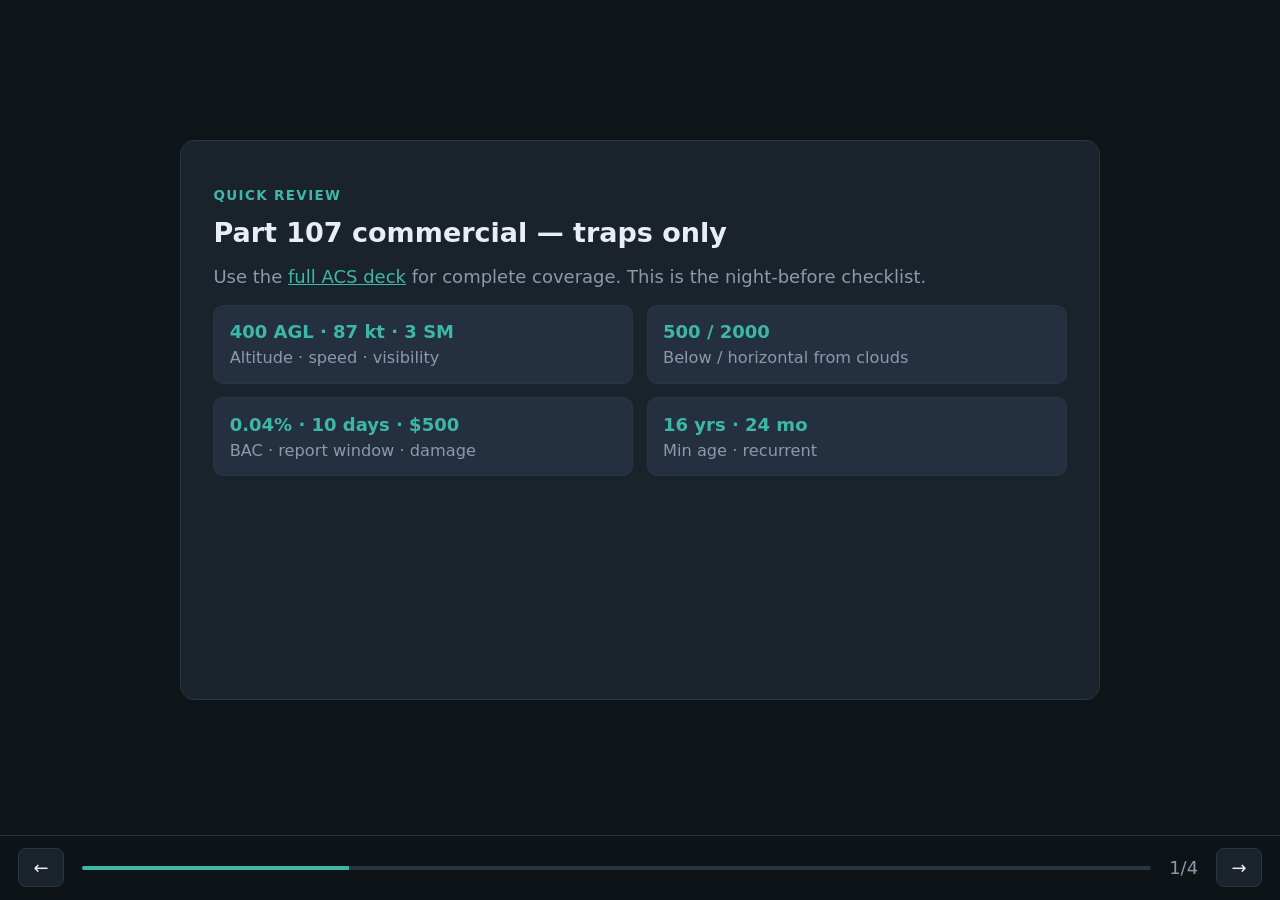
<file: slides/quick.html>
<!DOCTYPE html>
<html lang="en"><head><meta charset="utf-8"/><meta name="viewport" content="width=device-width,initial-scale=1"/>
<title>Part 107 Quick Review</title>
<style>
:root{--bg:#0f1419;--panel:#1a222c;--ink:#e8eef4;--muted:#8b9aab;--accent:#3db8a8;--warn:#e8a04b;--ok:#6bcb8b;--line:#2a3542}
*{box-sizing:border-box}html,body{margin:0;height:100%;background:var(--bg);color:var(--ink);font-family:system-ui,sans-serif;font-size:18px}
.deck{height:100%;display:grid;place-items:center;padding:1.2rem 1.2rem 4.5rem}
.slide{display:none;width:min(920px,100%);min-height:min(560px,calc(100vh - 5.5rem));background:#1a222c;border:1px solid var(--line);border-radius:14px;padding:1.8rem}
.slide.active{display:block}.kicker{color:var(--accent);font-size:.75rem;letter-spacing:.1em;text-transform:uppercase;font-weight:600}
h1{margin:.4rem 0 1rem}.lead{color:var(--muted)}ul{padding-left:1.1rem}li{margin:.4rem 0}
.grid{display:grid;gap:.75rem;grid-template-columns:repeat(2,1fr);margin-top:.8rem}
.card{background:#243040;border:1px solid var(--line);border-radius:10px;padding:.85rem}.card strong{display:block;margin-bottom:.25rem}.meta{color:var(--muted);font-size:.9rem}
.trap{margin-top:1rem;padding:.8rem;border-left:3px solid var(--warn);background:rgba(232,160,75,.08)}.num{color:var(--accent);font-weight:700}
.bar{position:fixed;left:0;right:0;bottom:0;display:flex;gap:1rem;align-items:center;padding:.7rem 1rem;background:rgba(15,20,25,.95);border-top:1px solid var(--line);color:var(--muted)}
button{background:var(--panel);color:var(--ink);border:1px solid var(--line);border-radius:8px;padding:.45rem .8rem;font:inherit;cursor:pointer}
.progress{flex:1;height:4px;background:var(--line);border-radius:99px;overflow:hidden}.progress>i{display:block;height:100%;background:var(--accent);width:0}
table{width:100%;border-collapse:collapse}td,th{padding:.45rem;border-bottom:1px solid var(--line);text-align:left}
@media(max-width:700px){.grid{grid-template-columns:1fr}}
</style></head><body>
<div class="deck">
<section class="slide active"><p class="kicker">Quick review</p><h1>Part 107 commercial — traps only</h1><p class="lead">Use the <a href="part107-full.html" style="color:#3db8a8">full ACS deck</a> for complete coverage. This is the night-before checklist.</p>
<div class="grid">
<div class="card"><strong class="num">400 AGL · 87 kt · 3 SM</strong><span class="meta">Altitude · speed · visibility</span></div>
<div class="card"><strong class="num">500 / 2000</strong><span class="meta">Below / horizontal from clouds</span></div>
<div class="card"><strong class="num">0.04% · 10 days · $500</strong><span class="meta">BAC · report window · damage</span></div>
<div class="card"><strong class="num">16 yrs · 24 mo</strong><span class="meta">Min age · recurrent</span></div>
</div></section>
<section class="slide"><p class="kicker">Airspace</p><h1>Auth matrix</h1>
<table><tr><td>B / C / D / surface E</td><td class="num">ATC auth required</td></tr>
<tr><td>G (and most lofted E)</td><td class="num">No ATC auth</td></tr>
<tr><td>Charts = MSL</td><td>Part 107 ceiling = AGL</td></tr></table>
<div class="trap"><b>Trap:</b> Below 400 ft ≠ legal in controlled airspace without authorization.</div></section>
<section class="slide"><p class="kicker">Ops</p><h1>Always true</h1>
<ul>
<li>VLOS unaided (FPV alone doesn’t count)</li>
<li>Yield to all manned aircraft</li>
<li>One PIC → one aircraft</li>
<li>Remote ID: standard / module / FRIA</li>
<li>Night: anti-collision light ≥ 3 SM</li>
<li>RPIC is always responsible</li>
</ul></section>
<section class="slide"><p class="kicker">Finish</p><h1>Before the PSI test</h1>
<ol>
<li>Full ACS deck Areas I–V</li>
<li>Quiz charts (Figs 12, 20–23, 26, 59)</li>
<li>Timed mocks ≥ 80%</li>
</ol>
<p class="lead"><a href="part107-full.html" style="color:#3db8a8">Open full deck →</a></p></section>
</div>
<div class="bar"><button id="prev">←</button><div class="progress"><i id="bar"></i></div><span id="pos"></span><button id="next">→</button></div>
<script>
const S=[...document.querySelectorAll('.slide')];let i=0;
const go=n=>{i=Math.max(0,Math.min(S.length-1,n));S.forEach((s,x)=>s.classList.toggle('active',x===i));pos.textContent=`${i+1}/${S.length}`;bar.style.width=`${(i+1)/S.length*100}%`};
prev.onclick=()=>go(i-1);next.onclick=()=>go(i+1);
addEventListener('keydown',e=>{if(['ArrowRight','Space'].includes(e.code)||e.key===' '){e.preventDefault();go(i+1)}if(e.code==='ArrowLeft')go(i-1)});
go(0);
</script></body></html>
</file>
<file: quiz-app/css/styles.css>
:root {
  color-scheme: dark;
  --bg: #0b1220;
  --panel: #121a2b;
  --panel-2: #182235;
  --text: #e8eefc;
  --muted: #9aa8c7;
  --accent: #5b9cff;
  --ok: #3dd68c;
  --bad: #ff6b7a;
  --warn: #f0c14a;
  --border: rgba(232, 238, 252, 0.12);
  --radius: 14px;
  --font: "IBM Plex Sans", "Segoe UI", system-ui, sans-serif;
  --mono: "IBM Plex Mono", ui-monospace, monospace;
}

* { box-sizing: border-box; }
html, body { margin: 0; min-height: 100%; }
body {
  font-family: var(--font);
  background:
    radial-gradient(1200px 600px at 10% -10%, #1a2a4a 0%, transparent 55%),
    radial-gradient(900px 500px at 100% 0%, #152036 0%, transparent 50%),
    var(--bg);
  color: var(--text);
  line-height: 1.45;
}

.app {
  max-width: 980px;
  margin: 0 auto;
  padding: 28px 20px 64px;
}

header {
  display: flex;
  flex-wrap: wrap;
  gap: 12px 20px;
  align-items: end;
  justify-content: space-between;
  margin-bottom: 22px;
}
header h1 {
  font-size: 1.45rem;
  margin: 0 0 4px;
  letter-spacing: -0.02em;
}
header p { margin: 0; color: var(--muted); font-size: 0.95rem; }

.stats {
  display: flex; gap: 10px; flex-wrap: wrap;
}
.stat {
  background: var(--panel);
  border: 1px solid var(--border);
  border-radius: 999px;
  padding: 6px 12px;
  font-size: 0.85rem;
  color: var(--muted);
}
.stat b { color: var(--text); font-weight: 600; }

.toolbar {
  display: flex; flex-wrap: wrap; gap: 10px;
  margin-bottom: 16px;
}
button, .btn {
  appearance: none;
  border: 1px solid var(--border);
  background: var(--panel);
  color: var(--text);
  border-radius: 10px;
  padding: 10px 14px;
  font: inherit;
  cursor: pointer;
}
button:hover { background: var(--panel-2); }
button.primary {
  background: var(--accent);
  border-color: transparent;
  color: #041018;
  font-weight: 600;
}
button:disabled { opacity: 0.45; cursor: not-allowed; }

.card {
  background: var(--panel);
  border: 1px solid var(--border);
  border-radius: var(--radius);
  padding: 18px;
}

.meta {
  display: flex; flex-wrap: wrap; gap: 8px;
  margin-bottom: 12px;
}
.pill {
  font-size: 0.78rem;
  border: 1px solid var(--border);
  border-radius: 999px;
  padding: 4px 10px;
  color: var(--muted);
  font-family: var(--mono);
}

.figure-wrap {
  margin: 12px 0 16px;
  border-radius: 12px;
  overflow: hidden;
  border: 1px solid var(--border);
  background: #000;
}
.figure-wrap img {
  display: block;
  width: 100%;
  height: auto;
  max-height: 62vh;
  object-fit: contain;
  background: #000;
}
.figure-note {
  color: var(--muted);
  font-size: 0.9rem;
  margin: 0 0 10px;
}

.stem { font-size: 1.08rem; margin: 0 0 14px; }

.choices { display: grid; gap: 10px; }
.choice {
  text-align: left;
  padding: 12px 14px;
  border-radius: 12px;
  border: 1px solid var(--border);
  background: var(--panel-2);
  display: grid;
  grid-template-columns: 28px 1fr;
  gap: 10px;
  align-items: start;
}
.choice .letter {
  font-family: var(--mono);
  font-weight: 700;
  color: var(--accent);
}
.choice.correct {
  border-color: color-mix(in srgb, var(--ok) 70%, transparent);
  background: color-mix(in srgb, var(--ok) 14%, var(--panel-2));
}
.choice.wrong {
  border-color: color-mix(in srgb, var(--bad) 70%, transparent);
  background: color-mix(in srgb, var(--bad) 12%, var(--panel-2));
}
.choice.idk {
  border-style: dashed;
}

.reveal {
  margin-top: 16px;
  padding: 14px;
  border-radius: 12px;
  border: 1px solid var(--border);
  background: color-mix(in srgb, var(--accent) 10%, var(--panel));
}
.reveal h3 { margin: 0 0 8px; font-size: 1rem; }
.reveal.ok { border-color: color-mix(in srgb, var(--ok) 50%, transparent); }
.reveal.bad, .reveal.idk {
  border-color: color-mix(in srgb, var(--warn) 55%, transparent);
}
.trap { color: var(--muted); margin-top: 8px; font-size: 0.92rem; }

.teach {
  margin-top: 14px;
  padding: 14px;
  border-radius: 12px;
  background: #0a1020;
  border: 1px solid var(--border);
}
.teach svg { width: 100%; height: auto; display: block; margin-top: 8px; border-radius: 8px; }

.footer-actions {
  display: flex; flex-wrap: wrap; gap: 10px;
  margin-top: 16px;
  justify-content: space-between;
}

.home-grid {
  display: grid;
  gap: 12px;
  grid-template-columns: repeat(auto-fit, minmax(220px, 1fr));
}
.mode-card {
  text-align: left;
  padding: 16px;
  min-height: 120px;
}
.mode-card h2 { margin: 0 0 6px; font-size: 1.05rem; }
.mode-card p { margin: 0; color: var(--muted); font-size: 0.92rem; }

.progress-bar {
  height: 6px;
  background: var(--panel-2);
  border-radius: 999px;
  overflow: hidden;
  margin: 0 0 14px;
}
.progress-bar > span {
  display: block;
  height: 100%;
  background: var(--accent);
  width: 0%;
  transition: width 0.2s ease;
}

/* Figure zoom */
.figure-wrap {
  position: relative;
  cursor: zoom-in;
}
.figure-wrap::after {
  content: "Click to zoom · scroll to magnify";
  position: absolute;
  left: 10px;
  bottom: 10px;
  font-size: 0.75rem;
  color: #e8eefc;
  background: rgba(0, 0, 0, 0.55);
  padding: 4px 8px;
  border-radius: 6px;
  pointer-events: none;
}
.figure-lightbox {
  position: fixed;
  inset: 0;
  z-index: 1000;
  background: rgba(4, 8, 16, 0.92);
  display: flex;
  flex-direction: column;
}
.figure-lightbox[hidden] { display: none !important; }
.figure-lightbox .lb-toolbar {
  display: flex;
  flex-wrap: wrap;
  gap: 8px;
  align-items: center;
  justify-content: space-between;
  padding: 12px 16px;
  border-bottom: 1px solid var(--border);
  background: rgba(10, 16, 32, 0.95);
}
.figure-lightbox .lb-tools { display: flex; flex-wrap: wrap; gap: 8px; }
.figure-lightbox .lb-stage {
  flex: 1;
  overflow: hidden;
  position: relative;
  cursor: grab;
  touch-action: none;
}
.figure-lightbox .lb-stage.dragging { cursor: grabbing; }
.figure-lightbox .lb-stage img {
  position: absolute;
  left: 50%;
  top: 50%;
  transform-origin: center center;
  max-width: none;
  user-select: none;
  -webkit-user-drag: none;
  pointer-events: none;
}
.figure-lightbox .lb-hint {
  color: var(--muted);
  font-size: 0.85rem;
}
</file>
